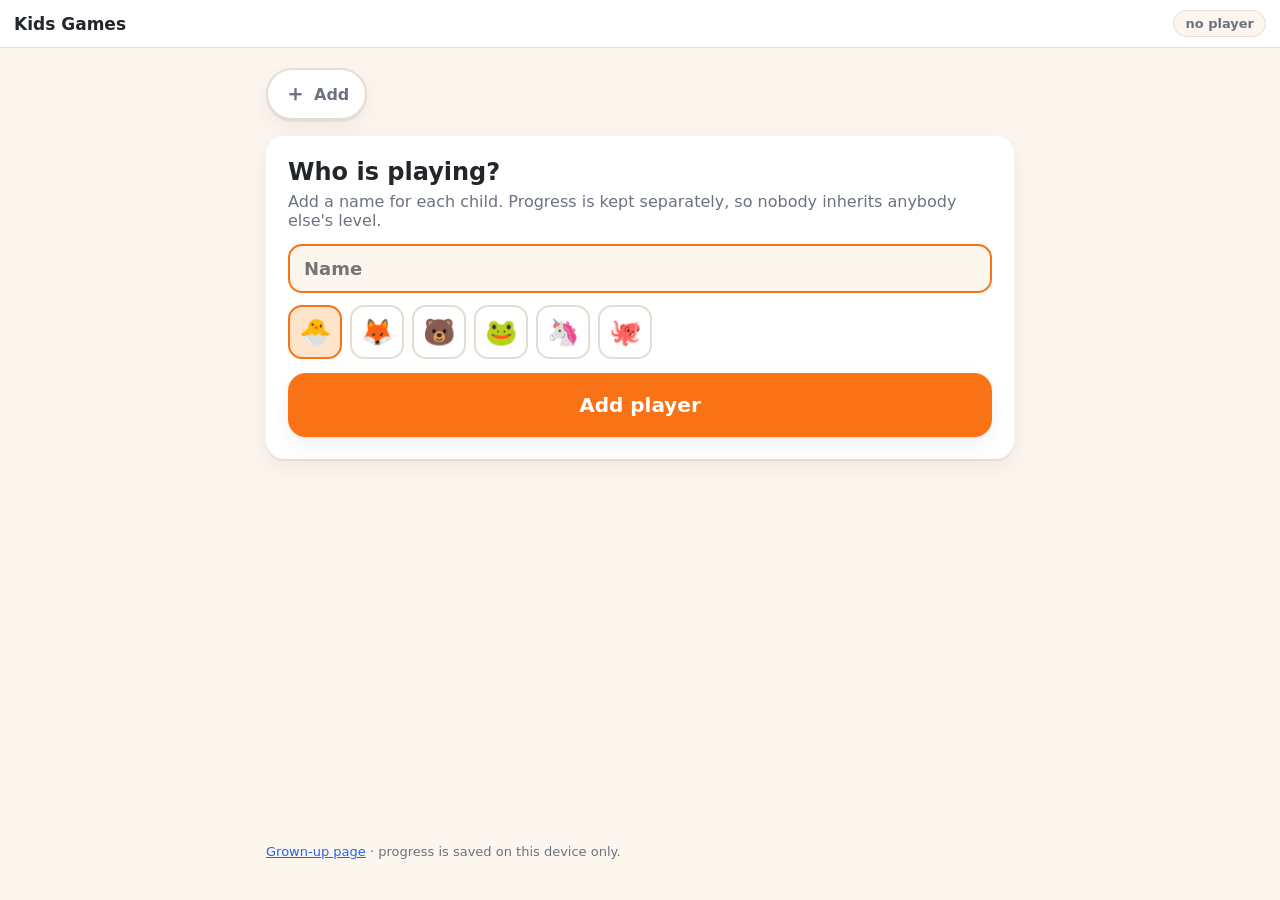
<file: index.html>
<!DOCTYPE html>
<html lang="en">
<head>
<meta charset="utf-8">
<meta name="viewport" content="width=device-width, initial-scale=1, viewport-fit=cover">
<meta name="theme-color" content="#fdf6ee">
<meta name="apple-mobile-web-app-capable" content="yes">
<meta name="apple-mobile-web-app-title" content="Kids Games">
<meta name="apple-mobile-web-app-status-bar-style" content="default">
<title>Kids Games</title>
<link rel="manifest" href="manifest.webmanifest">
<link rel="apple-touch-icon" href="icons/icon-180.png">
<link rel="icon" href="icons/icon-192.png">
<link rel="stylesheet" href="shared/style.css?v=7">
<style>
  .players { display: flex; gap: 10px; flex-wrap: wrap; margin: 4px 0 6px; }
  .player-chip {
    display: flex; align-items: center; gap: 8px;
    padding: 10px 16px; border-radius: 999px; min-height: 52px;
    background: var(--card); border: 2px solid var(--line);
    box-shadow: var(--shadow); font-weight: 800; font-size: 16px;
  }
  .player-chip .em { font-size: 22px; line-height: 1; }
  .player-chip.on { border-color: var(--accent); background: var(--accent-soft); }
  .player-chip.add { color: var(--ink-soft); }
  .name-row { display: flex; gap: 10px; margin: 12px 0; }
  .name-row input {
    flex: 1; font: inherit; font-size: 18px; font-weight: 700;
    padding: 12px 14px; border-radius: 14px;
    border: 2px solid var(--line); background: var(--bg); color: var(--ink);
  }
  .name-row input:focus { outline: none; border-color: var(--accent); }
  .emoji-row { display: flex; gap: 8px; flex-wrap: wrap; margin-bottom: 14px; }
  .emoji-pick {
    width: 54px; height: 54px; font-size: 26px; border-radius: 14px;
    background: var(--card); border: 2px solid var(--line); box-shadow: none;
  }
  .emoji-pick.on { border-color: var(--accent); background: var(--accent-soft); }
</style>
</head>
<body>
<div class="bar">
  <span class="title">Kids Games</span>
  <span class="badge" id="progressBadge">—</span>
</div>

<div class="wrap">
  <div class="players" id="players"></div>

  <div id="setup" class="card hidden" style="margin:10px 0 16px">
    <h2 id="setupTitle">Who is playing?</h2>
    <p id="setupSub">Add a name for each child. Progress is kept separately, so nobody inherits anybody else's level.</p>
    <div class="name-row">
      <input id="nameInput" type="text" maxlength="14" placeholder="Name" autocapitalize="words" autocomplete="off">
    </div>
    <div class="emoji-row" id="emojiRow"></div>
    <div style="display:flex;gap:10px">
      <button class="big-btn primary" id="addBtn" style="flex:1">Add player</button>
      <button class="big-btn ghost hidden" id="cancelBtn" style="font-size:16px">Cancel</button>
    </div>
  </div>

  <p id="pickNote" class="hidden" style="color:var(--ink-soft);font-size:15px;margin:12px 0 4px">
    Pick your name to start.
  </p>

  <p id="blurb" style="color:var(--ink-soft);font-size:15px;margin:14px 0 4px">
    Reading, spelling and numbers. No ads, no accounts, no timer.
  </p>

  <div class="hub-grid" id="grid">
    <a class="game-card" href="games/speak-build/index.html">
      <span class="emoji">🔤</span>
      <span class="name">Speak &amp; Build</span>
      <span class="sub">Hear a word, tap the letters. Spelling.</span>
    </a>

    <a class="game-card" href="games/sight-word-splat/index.html">
      <span class="emoji">👂</span>
      <span class="name">Sight Word Splat</span>
      <span class="sub">Find the word you hear.</span>
    </a>

    <a class="game-card" href="games/rhyme-swap/index.html">
      <span class="emoji">🎵</span>
      <span class="name">Rhyme &amp; Swap</span>
      <span class="sub">Cat to hat to bat. One letter at a time.</span>
    </a>

    <a class="game-card" href="games/ten-frame/index.html">
      <span class="emoji">🔟</span>
      <span class="name">Ten-Frame Fill</span>
      <span class="sub">How many more make ten, then twenty.</span>
    </a>

    <a class="game-card" href="games/fact-frenzy/index.html">
      <span class="emoji">➕</span>
      <span class="name">Fact Frenzy</span>
      <span class="sub">Add and subtract to 20. No clock.</span>
    </a>

    <a class="game-card" href="games/array-builder/index.html">
      <span class="emoji">▦</span>
      <span class="name">Array Builder</span>
      <span class="sub">See the times table as a grid of dots.</span>
    </a>

    <a class="game-card" href="games/number-line/index.html">
      <span class="emoji">📏</span>
      <span class="name">Number Line</span>
      <span class="sub">Hop back to take away. Up to 20.</span>
    </a>

    <a class="game-card" href="games/sentence-fill/index.html">
      <span class="emoji">📖</span>
      <span class="name">Finish the Sentence</span>
      <span class="sub">Read it, tap a word, choose the missing one.</span>
    </a>

    <a class="game-card" href="stickers.html" id="stickerCard">
      <span class="emoji">🏅</span>
      <span class="name">Stickers</span>
      <span class="sub" id="stickerSub">Your shelf</span>
    </a>
  </div>

  <p style="margin-top:auto;font-size:13px;color:var(--ink-soft);padding:12px 0">
    <a href="grown-up.html">Grown-up page</a> · progress is saved on this device only.
  </p>
</div>

<script src="shared/learn.js?v=5"></script>
<script src="shared/pwa.js?v=1"></script>
<script src="shared/stickers.js?v=1"></script>
<script>
(function () {
  'use strict';

  var EMOJI = ['🐣', '🦊', '🐻', '🐸', '🦄', '🐙'];
  var el = function (id) { return document.getElementById(id); };
  var picked = EMOJI[0];
  var adding = false;

  function active() { return Learn.activePlayer(); }

  function updateBadge() {
    var p = active();
    var b = el('progressBadge');
    if (!p) { b.textContent = 'no player'; return; }
    var decks = Learn.decks();
    var practiced = 0, mastered = 0;
    decks.forEach(function (d) {
      var s = Learn.stats(d, null);
      practiced += s.mastered + s.learning;
      mastered += s.mastered;
    });
    b.textContent = p.name + ' · ' + (practiced ? mastered + ' mastered' : 'new');
  }

  function updateStickers() {
    var sub = document.getElementById('stickerSub');
    if (!sub) return;
    if (!active()) { sub.textContent = 'Your shelf'; return; }
    var c = Stickers.count();
    sub.textContent = c.fresh
      ? c.fresh + ' new sticker' + (c.fresh > 1 ? 's' : '') + '!'
      : c.earned + ' of ' + c.total + ' earned';
  }

  function renderPlayers() {
    var host = el('players');
    var list = Learn.players();
    var current = active();
    host.innerHTML = '';

    list.forEach(function (p) {
      var b = document.createElement('button');
      b.className = 'player-chip' + (current && current.id === p.id ? ' on' : '');
      var em = document.createElement('span');
      em.className = 'em';
      em.textContent = p.emoji;
      var nm = document.createElement('span');
      nm.textContent = p.name;
      b.appendChild(em);
      b.appendChild(nm);
      b.addEventListener('click', function () {
        Learn.setActive(p.id);
        adding = false;
        render();
      });
      host.appendChild(b);
    });

    if (list.length < 6) {
      var add = document.createElement('button');
      add.className = 'player-chip add';
      var plus = document.createElement('span');
      plus.className = 'em';
      plus.textContent = '＋';
      var lbl = document.createElement('span');
      lbl.textContent = 'Add';
      add.appendChild(plus);
      add.appendChild(lbl);
      add.addEventListener('click', function () {
        adding = true;
        render();
      });
      host.appendChild(add);
    }
  }

  function renderEmoji() {
    var host = el('emojiRow');
    host.innerHTML = '';
    EMOJI.forEach(function (e) {
      var b = document.createElement('button');
      b.className = 'emoji-pick' + (e === picked ? ' on' : '');
      b.textContent = e;
      b.addEventListener('click', function () {
        picked = e;
        renderEmoji();
      });
      host.appendChild(b);
    });
  }

  function render() {
    var list = Learn.players();
    var current = active();

    renderPlayers();
    updateBadge();
    updateStickers();

    var showSetup = list.length === 0 || adding;
    el('setup').classList.toggle('hidden', !showSetup);
    el('setupTitle').textContent = list.length === 0 ? 'Who is playing?' : 'Add another player';
    el('cancelBtn').classList.toggle('hidden', list.length === 0);
    el('grid').classList.toggle('hidden', !current || adding);
    el('pickNote').classList.toggle('hidden', !!current || showSetup);
    el('blurb').classList.toggle('hidden', !current);

    if (showSetup) {
      renderEmoji();
      if (window.matchMedia && window.matchMedia('(hover: hover)').matches) {
        el('nameInput').focus();
      }
    }
  }

  el('addBtn').addEventListener('click', function () {
    var name = el('nameInput').value.trim();
    if (!name) { el('nameInput').focus(); return; }
    var id = Learn.addPlayer(name, picked);
    Learn.setActive(id);
    el('nameInput').value = '';
    picked = EMOJI[Learn.players().length % EMOJI.length];
    adding = false;
    render();
  });

  el('nameInput').addEventListener('keydown', function (e) {
    if (e.key === 'Enter') el('addBtn').click();
  });

  el('cancelBtn').addEventListener('click', function () {
    adding = false;
    render();
  });

  render();
})();
</script>
</body>
</html>
</file>
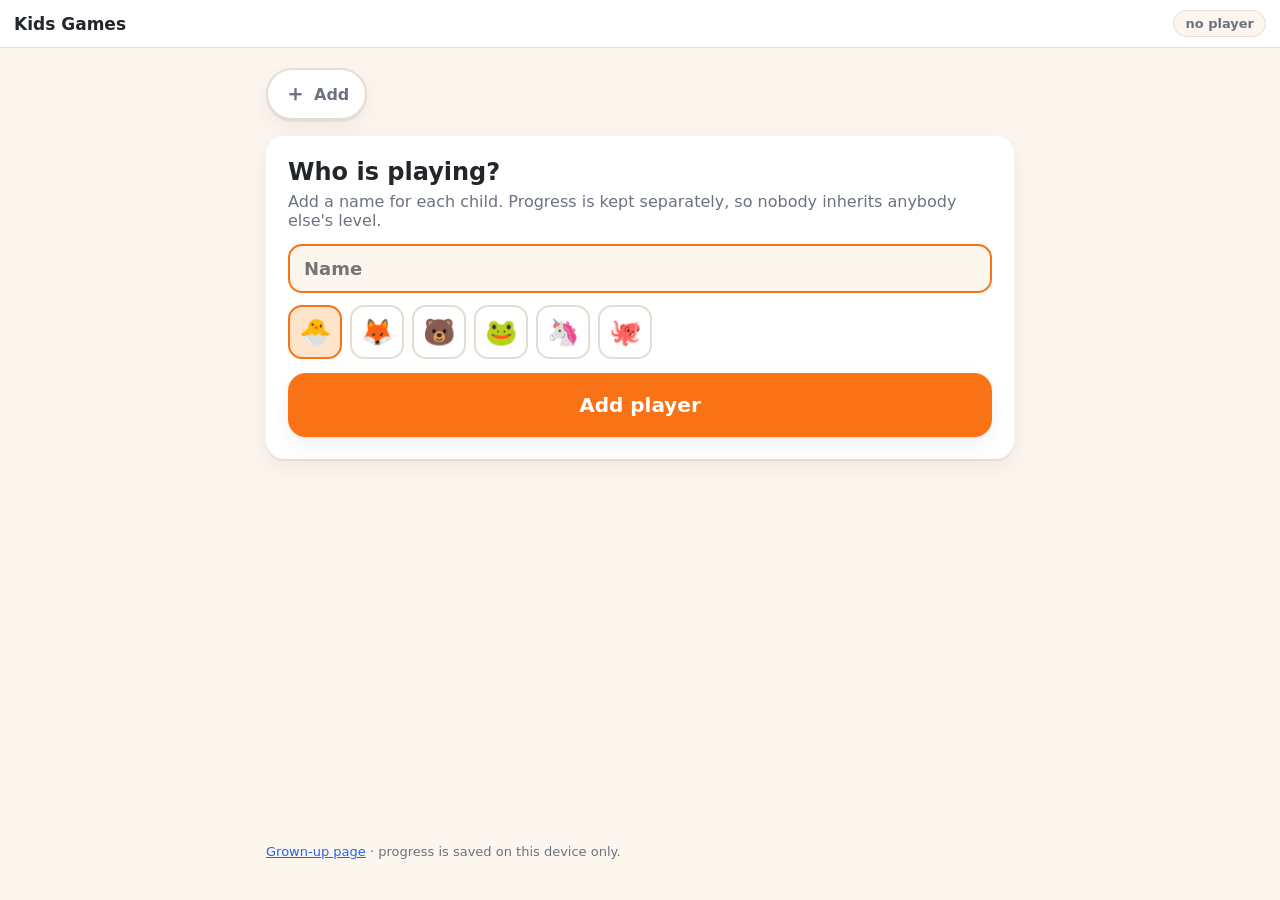
<file: games/array-builder/index.html>
<!DOCTYPE html>
<html lang="en">
<head>
<meta charset="utf-8">
<meta name="viewport" content="width=device-width, initial-scale=1, viewport-fit=cover">
<meta name="theme-color" content="#fdf6ee">
<link rel="manifest" href="../../manifest.webmanifest">
<link rel="apple-touch-icon" href="../../icons/icon-180.png">
<link rel="icon" href="../../icons/icon-192.png">
<meta name="apple-mobile-web-app-capable" content="yes">
<meta name="apple-mobile-web-app-title" content="Kids Games">
<meta name="apple-mobile-web-app-status-bar-style" content="default">
<title>Array Builder — see the times table</title>
<link rel="stylesheet" href="../../shared/style.css?v=7">
</head>
<body>

<div class="bar">
  <a class="back" href="../../index.html" aria-label="Back to games">‹</a>
  <span class="title">Array Builder</span>
  <span class="badge" id="levelBadge">2, 5, 10</span>
</div>

<div class="wrap">
  <div class="dots" id="dots"></div>

  <div id="gate" class="card" style="margin-top:24px;text-align:center">
    <h2>Times tables you can count</h2>
    <p>Each one is a grid of dots. Show the grid if you need to.</p>
    <button class="big-btn primary" id="startBtn" style="width:100%;margin-top:10px">Start</button>
  </div>

  <main id="game" class="hidden">
    <div class="equation" id="equation">4 × 3 = ?</div>

    <div class="array hidden" id="array"></div>

    <div class="feedback" id="feedback"></div>
    <div class="choices two" id="choices"></div>

    <div style="text-align:center;padding:12px 0">
      <button class="big-btn ghost" id="hintBtn" style="font-size:16px;padding:10px 18px;min-height:auto">
        Show the grid
      </button>
    </div>
  </main>

  <div id="summary" class="card hidden" style="margin-top:24px;text-align:center">
    <h2 id="sumTitle">Nice work</h2>
    <p id="sumSub"></p>
    <div class="stat-row">
      <div class="stat"><b id="sumRight">0</b><span>right</span></div>
      <div class="stat"><b id="sumNew">0</b><span>new</span></div>
      <div class="stat"><b id="sumMiss">0</b><span>to practice</span></div>
    </div>
    <button class="big-btn primary" id="againBtn" style="width:100%">Play again</button>
    <p style="margin-top:16px"><a href="../../index.html">Back to the games</a></p>
  </div>
</div>

<div class="toast" id="toast"></div>

<script src="../../shared/learn.js?v=5"></script>
<script src="../../shared/pwa.js?v=1"></script>
<script src="../../shared/speech.js?v=6"></script>
<script src="../../shared/decks.js?v=6"></script>
<script src="../../shared/confetti.js?v=8"></script>
<script src="../../shared/sound.js?v=2"></script>
<script>
(function () {
  'use strict';

  // no child selected: send them to the picker rather than silently writing
  // one kid's answers into another kid's progress
  if (!Learn.activePlayer()) { location.replace('../../index.html'); return; }

  var DECK = 'arrays';
  var LIMIT = 12;
  var MAX_LEVEL = Decks.arrays.maxLevel;
  var LEVEL_NAMES = ['', '2, 5, 10', '3 and 4', '6 and 7', '8 and 9'];

  var el = function (id) { return document.getElementById(id); };
  var state = {
    session: null,
    item: null,
    q: null,
    locked: true,
    levelMoves: 0,
    retry: [],
    recent: []
  };

  function toast(msg) {
    var t = el('toast');
    t.textContent = msg;
    t.classList.add('show');
    clearTimeout(t._timer);
    t._timer = setTimeout(function () { t.classList.remove('show'); }, 1600);
  }

  function shuffle(a) {
    for (var i = a.length - 1; i > 0; i--) {
      var j = Math.floor(Math.random() * (i + 1));
      var t = a[i]; a[i] = a[j]; a[j] = t;
    }
    return a;
  }

  function renderDots() {
    var box = el('dots');
    box.innerHTML = '';
    for (var i = 0; i < LIMIT; i++) {
      var d = document.createElement('i');
      var r = state.session && state.session.results ? state.session.results[i] : null;
      if (r === true) d.className = 'good';
      else if (r === false) d.className = 'bad';
      box.appendChild(d);
    }
  }

  function updateBadge() {
    el('levelBadge').textContent = LEVEL_NAMES[Learn.level(DECK)] || '2, 5, 10';
  }

  function nextItem() {
    var pool = Decks.arrays.pool(Learn.level(DECK));
    var id;

    if (state.retry.length) {
      id = state.retry.shift();
    } else {
      id = Learn.pick(DECK, pool, state.recent.slice(-3));
    }
    if (!id) id = pool[0];

    var q = Decks.arrays.parse(id);
    state.item = id;
    state.q = q;
    state.locked = false;

    state.recent.push(id);
    if (state.recent.length > 5) state.recent.shift();

    el('equation').textContent = q.text;
    el('feedback').textContent = '';
    el('feedback').className = 'feedback';
    el('array').classList.add('hidden');
    el('array').innerHTML = '';
    el('hintBtn').disabled = false;

    drawChoices(q);
    updateBadge();
  }

  // Wrong answers people actually give: adding instead of multiplying, or
  // slipping one row/column.
  function choiceSet(q, level) {
    var max = level >= 3 ? 100 : 50;
    var pool = [q.answer + q.rows, q.answer - q.rows, q.answer + q.cols,
      q.answer - q.cols, q.rows + q.cols, q.answer + 1, q.answer - 1];
    var out = [q.answer];
    shuffle(pool).forEach(function (n) {
      if (out.length < 4 && n >= 0 && n <= max && out.indexOf(n) === -1) out.push(n);
    });
    return shuffle(out);
  }

  function drawChoices(q) {
    var host = el('choices');
    host.innerHTML = '';
    choiceSet(q, Learn.level(DECK)).forEach(function (n) {
      var b = document.createElement('button');
      b.className = 'choice';
      b.textContent = n;
      b.addEventListener('click', function () { answerWith(b, n); });
      host.appendChild(b);
    });
  }

  // rows of `cols` dots: the times table as area
  function drawArray(q) {
    var host = el('array');
    host.innerHTML = '';
    host.classList.remove('hidden');
    for (var r = 0; r < q.rows; r++) {
      var row = document.createElement('div');
      row.className = 'arr-row';
      for (var c = 0; c < q.cols; c++) {
        var d = document.createElement('i');
        d.className = 'arr-dot';
        row.appendChild(d);
      }
      host.appendChild(row);
    }
  }

  function answerWith(btn, n) {
    if (state.locked || !state.item) return;
    state.locked = true;

    var q = state.q;
    var right = (n === q.answer);
    var wasNew = Learn.get(DECK, state.item).seen === 0;

    Learn.record(DECK, state.item, right);
    var move = Learn.adapt(DECK, right, MAX_LEVEL, {
      allowUp: state.levelMoves === 0,
      allowDown: state.levelMoves === 0
    });
    if (move.changed) state.levelMoves += 1;
    state.session.track(state.item, right, wasNew);

    if (right) {
      btn.classList.add('good', 'pop');
      showAnswer(q);
      drawArray(q);
      el('feedback').textContent = q.rows + ' rows of ' + q.cols + ' is ' + q.answer;
      el('feedback').className = 'feedback good';
      Sound.fanfare();
      Confetti.rain(95);
      if (move.changed > 0) toast('Now: ' + (LEVEL_NAMES[move.level] || ''));
    } else {
      btn.classList.add('bad');
      Array.prototype.forEach.call(el('choices').children, function (b) {
        if (+b.textContent === q.answer) b.classList.add('good');
      });
      showAnswer(q);
      drawArray(q);
      el('feedback').textContent = 'It is ' + q.answer + '. ' + q.rows + ' rows of ' + q.cols;
      el('feedback').className = 'feedback bad';
      if (state.retry.indexOf(state.item) === -1) state.retry.push(state.item);
      if (move.changed < 0) toast('Back to ' + (LEVEL_NAMES[move.level] || ''));
    }

    Array.prototype.forEach.call(el('choices').children, function (b) { b.disabled = true; });
    renderDots();
    setTimeout(finishTurn, right ? 1700 : 2600);
  }

  function showAnswer(q) {
    el('equation').textContent = q.text.replace('?', q.answer);
  }

  function finishTurn() {
    if (state.session.done()) { showSummary(); return; }
    nextItem();
  }

  function showSummary() {
    var s = state.session;
    el('game').classList.add('hidden');
    el('dots').classList.add('hidden');
    el('summary').classList.remove('hidden');

    var pct = s.answered ? Math.round((s.correct / s.answered) * 100) : 0;
    el('sumTitle').textContent = pct >= 80 ? 'Excellent' : pct >= 50 ? 'Good work' : 'Good try';
    el('sumSub').textContent = s.missed.length
      ? s.missed.length + ' to practice again'
      : 'Every one right. Well done.';
    el('sumRight').textContent = s.correct;
    el('sumNew').textContent = s.newItems.length;
    el('sumMiss').textContent = s.missed.length;
  }

  function startSession() {
    state.session = new Learn.Session({ limit: LIMIT });
    state.session.results = [];
    state.retry = [];
    state.recent = [];
    state.levelMoves = 0;

    var track = state.session.track.bind(state.session);
    state.session.track = function (item, correct, wasNew) {
      state.session.results[state.session.answered] = correct;
      track(item, correct, wasNew);
    };

    el('gate').classList.add('hidden');
    el('summary').classList.add('hidden');
    el('game').classList.remove('hidden');
    el('dots').classList.remove('hidden');
    renderDots();
    nextItem();
  }

  el('startBtn').addEventListener('click', function () {
    Speak.unlock();
    Sound.unlock();
    startSession();
  });

  el('againBtn').addEventListener('click', function () {
    Speak.unlock();
    Sound.unlock();
    startSession();
  });

  el('hintBtn').addEventListener('click', function () {
    if (state.locked || !state.q) return;
    el('hintBtn').disabled = true;
    drawArray(state.q);
  });

  renderDots();
  updateBadge();
})();
</script>
</body>
</html>
</file>
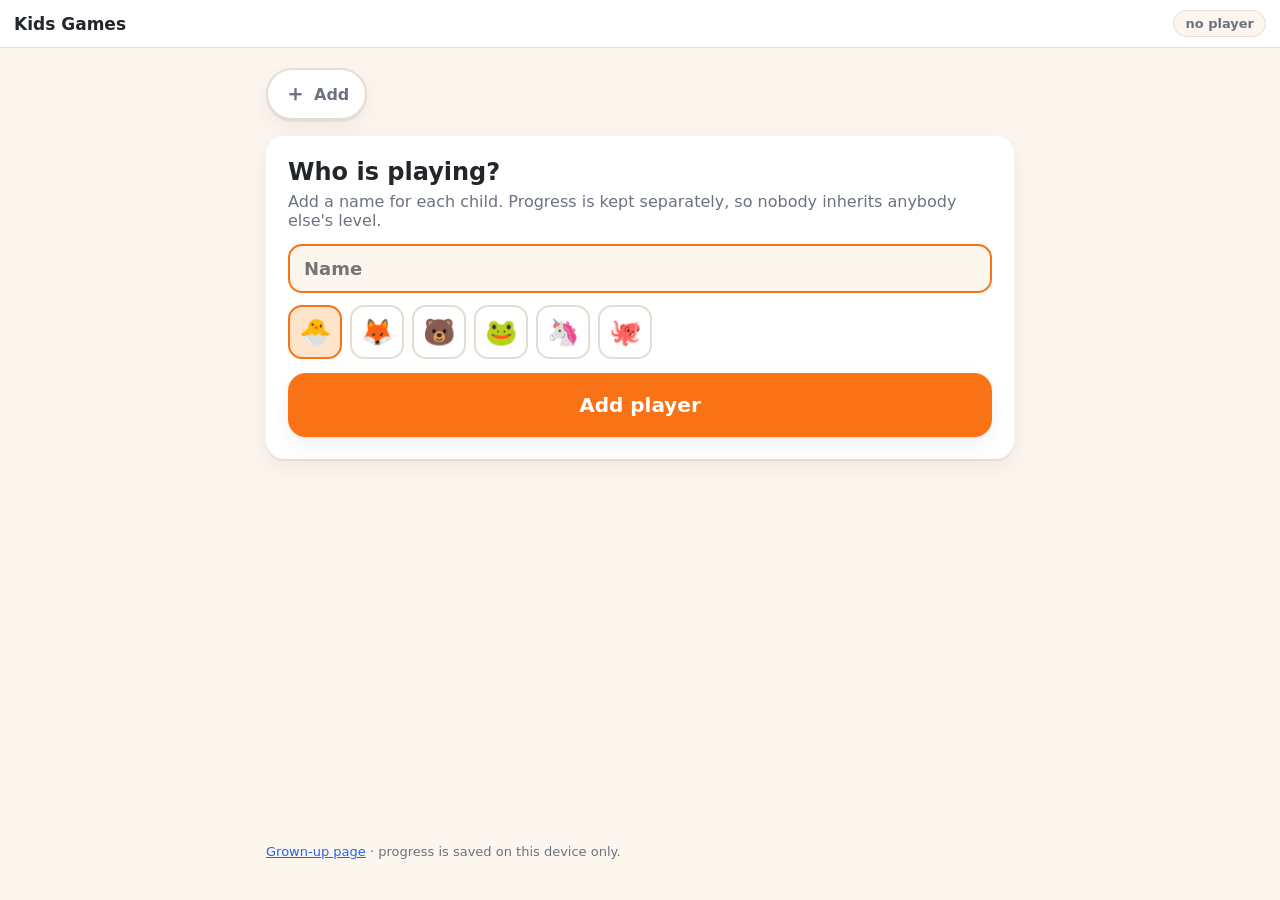
<file: games/fact-frenzy/index.html>
<!DOCTYPE html>
<html lang="en">
<head>
<meta charset="utf-8">
<meta name="viewport" content="width=device-width, initial-scale=1, viewport-fit=cover">
<meta name="theme-color" content="#fdf6ee">
<link rel="manifest" href="../../manifest.webmanifest">
<link rel="apple-touch-icon" href="../../icons/icon-180.png">
<link rel="icon" href="../../icons/icon-192.png">
<meta name="apple-mobile-web-app-capable" content="yes">
<meta name="apple-mobile-web-app-title" content="Kids Games">
<meta name="apple-mobile-web-app-status-bar-style" content="default">
<title>Fact Frenzy — add and subtract</title>
<link rel="stylesheet" href="../../shared/style.css?v=7">
</head>
<body>

<div class="bar">
  <a class="back" href="../../index.html" aria-label="Back to games">‹</a>
  <span class="title">Fact Frenzy</span>
  <span class="badge" id="levelBadge">Add to 5</span>
</div>

<div class="wrap">
  <div class="dots" id="dots"></div>

  <div id="gate" class="card" style="margin-top:24px;text-align:center">
    <h2>Add and take away</h2>
    <p>No clock. Take as long as you need.</p>
    <button class="big-btn primary" id="startBtn" style="width:100%;margin-top:10px">Start</button>
  </div>

  <main id="game" class="hidden">
    <div class="equation" id="equation">6 + 9 = ?</div>

    <div class="counters hidden" id="counters"></div>

    <div class="feedback" id="feedback"></div>
    <div class="choices two" id="choices"></div>

    <div style="text-align:center;padding:12px 0">
      <button class="big-btn ghost" id="hintBtn" style="font-size:16px;padding:10px 18px;min-height:auto">
        Show counters
      </button>
    </div>
  </main>

  <div id="summary" class="card hidden" style="margin-top:24px;text-align:center">
    <h2 id="sumTitle">Nice work</h2>
    <p id="sumSub"></p>
    <div class="stat-row">
      <div class="stat"><b id="sumRight">0</b><span>right</span></div>
      <div class="stat"><b id="sumNew">0</b><span>new</span></div>
      <div class="stat"><b id="sumMiss">0</b><span>to practice</span></div>
    </div>
    <button class="big-btn primary" id="againBtn" style="width:100%">Play again</button>
    <p style="margin-top:16px"><a href="../../index.html">Back to the games</a></p>
  </div>
</div>

<div class="toast" id="toast"></div>

<script src="../../shared/learn.js?v=5"></script>
<script src="../../shared/pwa.js?v=1"></script>
<script src="../../shared/speech.js?v=6"></script>
<script src="../../shared/decks.js?v=6"></script>
<script src="../../shared/confetti.js?v=8"></script>
<script src="../../shared/sound.js?v=2"></script>
<script>
(function () {
  'use strict';

  // no child selected: send them to the picker rather than silently writing
  // one kid's answers into another kid's progress
  if (!Learn.activePlayer()) { location.replace('../../index.html'); return; }

  var DECK = 'facts';
  var LIMIT = 12;
  var MAX_LEVEL = Decks.facts.maxLevel;
  var LEVEL_NAMES = ['', 'Add to 5', 'Add to 10', 'Take away', 'To 20', 'Missing number'];

  var el = function (id) { return document.getElementById(id); };
  var state = {
    session: null,
    item: null,
    q: null,
    locked: true,
    levelMoves: 0,
    retry: [],
    recent: []
  };

  function toast(msg) {
    var t = el('toast');
    t.textContent = msg;
    t.classList.add('show');
    clearTimeout(t._timer);
    t._timer = setTimeout(function () { t.classList.remove('show'); }, 1600);
  }

  function shuffle(a) {
    for (var i = a.length - 1; i > 0; i--) {
      var j = Math.floor(Math.random() * (i + 1));
      var t = a[i]; a[i] = a[j]; a[j] = t;
    }
    return a;
  }

  function renderDots() {
    var box = el('dots');
    box.innerHTML = '';
    for (var i = 0; i < LIMIT; i++) {
      var d = document.createElement('i');
      var r = state.session && state.session.results ? state.session.results[i] : null;
      if (r === true) d.className = 'good';
      else if (r === false) d.className = 'bad';
      box.appendChild(d);
    }
  }

  function updateBadge() {
    el('levelBadge').textContent = LEVEL_NAMES[Learn.level(DECK)] || 'Add to 5';
  }

  // ---- one question -------------------------------------------------------
  function nextItem() {
    var level = Learn.level(DECK);
    var pool = Decks.facts.pool(level);
    var id;

    if (state.retry.length) {
      id = state.retry.shift();
    } else {
      id = Learn.pick(DECK, pool, state.recent.slice(-3));
    }
    if (!id) id = pool[0];

    var q = Decks.facts.parse(id);
    state.item = id;
    state.q = q;
    state.locked = false;

    state.recent.push(id);
    if (state.recent.length > 5) state.recent.shift();

    el('equation').textContent = q.text;
    el('feedback').textContent = '';
    el('feedback').className = 'feedback';
    el('counters').classList.add('hidden');
    el('counters').innerHTML = '';
    el('hintBtn').disabled = false;
    el('hintBtn').classList.toggle('hidden', q.kind === 'missing');

    drawChoices(q);
    updateBadge();
  }

  // Three plausible wrong answers: near misses, plus an off-by-ten that only
  // appears once the numbers are big enough for it to be a real mistake.
  function choiceSet(answer, level) {
    var max = level >= 4 ? 20 : 12;
    var pool = [answer + 1, answer - 1, answer + 2, answer - 2, answer + 3, answer + 10, answer - 10];
    var out = [answer];
    shuffle(pool).forEach(function (n) {
      if (out.length < 4 && n >= 0 && n <= max && out.indexOf(n) === -1) out.push(n);
    });
    return shuffle(out);
  }

  function drawChoices(q) {
    var host = el('choices');
    host.innerHTML = '';
    choiceSet(q.answer, Learn.level(DECK)).forEach(function (n) {
      var b = document.createElement('button');
      b.className = 'choice';
      b.textContent = n;
      b.addEventListener('click', function () { answerWith(b, n); });
      host.appendChild(b);
    });
  }

  function drawCounters(q) {
    var host = el('counters');
    host.innerHTML = '';
    host.classList.remove('hidden');

    function row(count, cls) {
      var g = document.createElement('div');
      g.className = 'dots-row';
      for (var i = 0; i < count; i++) {
        var p = document.createElement('i');
        p.className = 'pip' + (cls ? ' ' + cls : '');
        g.appendChild(p);
      }
      return g;
    }

    if (q.kind === 'add') {
      host.appendChild(row(q.a, ''));
      host.appendChild(row(q.b, 'accent'));
    } else {
      // subtraction: the ones being taken away are faded, not hidden
      var g = document.createElement('div');
      g.className = 'dots-row';
      for (var i = 0; i < q.a; i++) {
        var p = document.createElement('i');
        p.className = 'pip' + (i >= q.a - q.b ? ' gone' : '');
        g.appendChild(p);
      }
      host.appendChild(g);
    }
  }

  // ---- scoring ------------------------------------------------------------
  function answerWith(btn, n) {
    if (state.locked || !state.item) return;
    state.locked = true;

    var q = state.q;
    var right = (n === q.answer);
    var wasNew = Learn.get(DECK, state.item).seen === 0;

    Learn.record(DECK, state.item, right);
    var move = Learn.adapt(DECK, right, MAX_LEVEL, {
      allowUp: state.levelMoves === 0,
      allowDown: state.levelMoves === 0
    });
    if (move.changed) state.levelMoves += 1;
    state.session.track(state.item, right, wasNew);

    if (right) {
      btn.classList.add('good', 'pop');
      el('equation').textContent = q.text.replace('?', q.answer);
      el('feedback').textContent = 'Yes!';
      el('feedback').className = 'feedback good';
      Sound.fanfare();
      Confetti.rain(95);
      if (move.changed > 0) toast('Now: ' + (LEVEL_NAMES[move.level] || ''));
    } else {
      btn.classList.add('bad');
      Array.prototype.forEach.call(el('choices').children, function (b) {
        if (+b.textContent === q.answer) b.classList.add('good');
        b.disabled = true;
      });
      el('equation').textContent = q.text.replace('?', q.answer);
      el('feedback').textContent = 'It is ' + q.answer;
      el('feedback').className = 'feedback bad';
      if (state.retry.indexOf(state.item) === -1) state.retry.push(state.item);
      if (move.changed < 0) toast('Back to ' + (LEVEL_NAMES[move.level] || ''));
    }

    Array.prototype.forEach.call(el('choices').children, function (b) { b.disabled = true; });
    renderDots();
    setTimeout(finishTurn, right ? 1500 : 2400);
  }

  function finishTurn() {
    if (state.session.done()) { showSummary(); return; }
    nextItem();
  }

  // ---- session ------------------------------------------------------------
  function showSummary() {
    var s = state.session;
    el('game').classList.add('hidden');
    el('dots').classList.add('hidden');
    el('summary').classList.remove('hidden');

    var pct = s.answered ? Math.round((s.correct / s.answered) * 100) : 0;
    el('sumTitle').textContent = pct >= 80 ? 'Excellent' : pct >= 50 ? 'Good work' : 'Good try';
    el('sumSub').textContent = s.missed.length
      ? s.missed.length + ' to practice again'
      : 'Every one right. Well done.';
    el('sumRight').textContent = s.correct;
    el('sumNew').textContent = s.newItems.length;
    el('sumMiss').textContent = s.missed.length;
  }

  function startSession() {
    state.session = new Learn.Session({ limit: LIMIT });
    state.session.results = [];
    state.retry = [];
    state.recent = [];
    state.levelMoves = 0;

    var track = state.session.track.bind(state.session);
    state.session.track = function (item, correct, wasNew) {
      state.session.results[state.session.answered] = correct;
      track(item, correct, wasNew);
    };

    el('gate').classList.add('hidden');
    el('summary').classList.add('hidden');
    el('game').classList.remove('hidden');
    el('dots').classList.remove('hidden');
    renderDots();
    nextItem();
  }

  // ---- wiring -------------------------------------------------------------
  el('startBtn').addEventListener('click', function () {
    Speak.unlock();
    Sound.unlock();
    startSession();
  });

  el('againBtn').addEventListener('click', function () {
    Speak.unlock();
    Sound.unlock();
    startSession();
  });

  el('hintBtn').addEventListener('click', function () {
    if (state.locked || !state.q) return;
    el('hintBtn').disabled = true;
    drawCounters(state.q);
  });

  renderDots();
  updateBadge();
})();
</script>
</body>
</html>
</file>
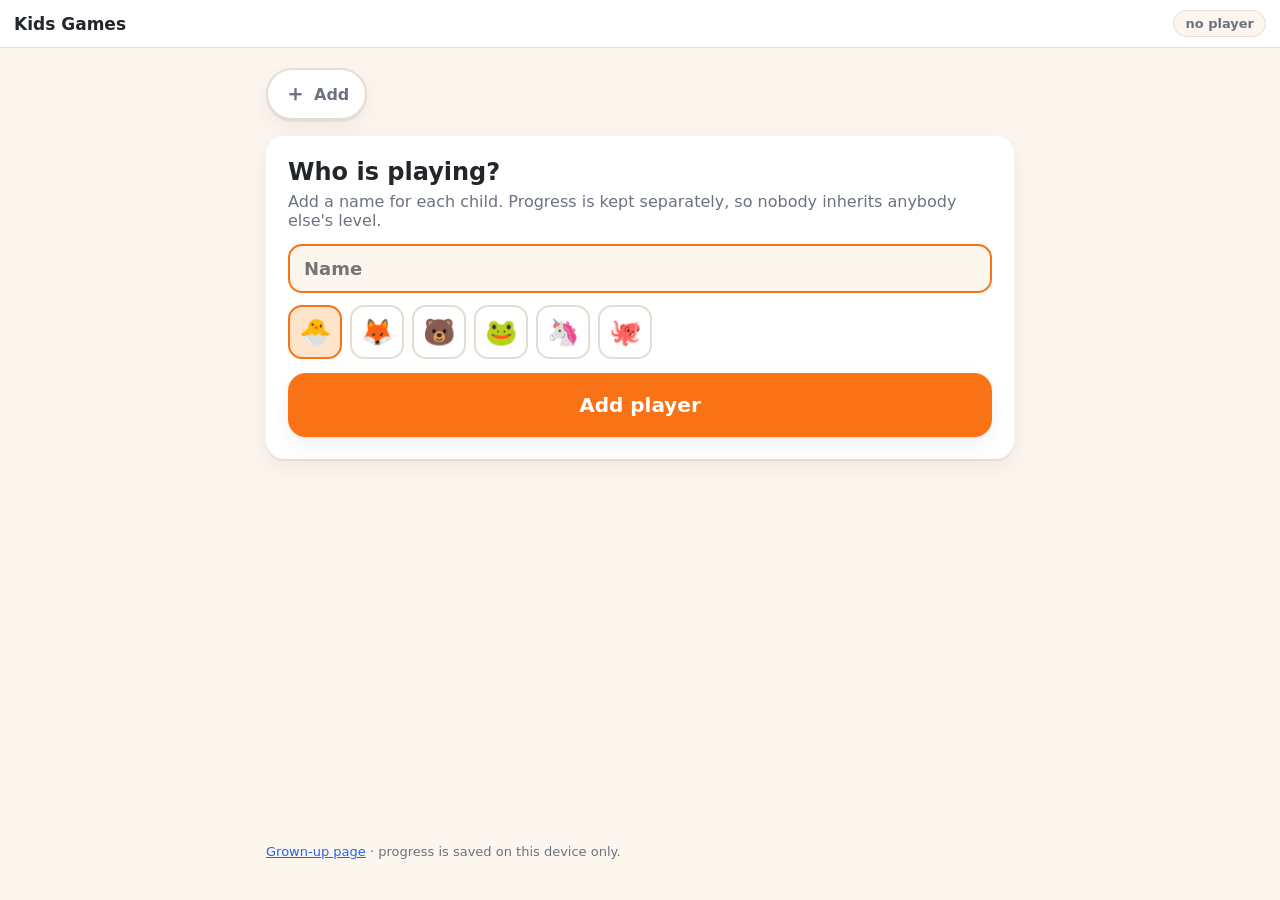
<file: games/number-line/index.html>
<!DOCTYPE html>
<html lang="en">
<head>
<meta charset="utf-8">
<meta name="viewport" content="width=device-width, initial-scale=1, viewport-fit=cover">
<meta name="theme-color" content="#fdf6ee">
<link rel="manifest" href="../../manifest.webmanifest">
<link rel="apple-touch-icon" href="../../icons/icon-180.png">
<link rel="icon" href="../../icons/icon-192.png">
<meta name="apple-mobile-web-app-capable" content="yes">
<meta name="apple-mobile-web-app-title" content="Kids Games">
<meta name="apple-mobile-web-app-status-bar-style" content="default">
<title>Number Line — hop back to take away</title>
<link rel="stylesheet" href="../../shared/style.css?v=7">
</head>
<body>

<div class="bar">
  <a class="back" href="../../index.html" aria-label="Back to games">‹</a>
  <span class="title">Number Line</span>
  <span class="badge" id="levelBadge">To 10</span>
</div>

<div class="wrap">
  <div class="dots" id="dots"></div>

  <div id="gate" class="card" style="margin-top:24px;text-align:center">
    <h2>Hop back along the line</h2>
    <p>Start where the first number is, then count back.</p>
    <button class="big-btn primary" id="startBtn" style="width:100%;margin-top:10px">Start</button>
  </div>

  <main id="game" class="hidden">
    <div class="equation" id="equation">12 − 5 = ?</div>

    <div class="line" id="line"></div>

    <div class="feedback" id="feedback"></div>
    <div class="choices two" id="choices"></div>
  </main>

  <div id="summary" class="card hidden" style="margin-top:24px;text-align:center">
    <h2 id="sumTitle">Nice work</h2>
    <p id="sumSub"></p>
    <div class="stat-row">
      <div class="stat"><b id="sumRight">0</b><span>right</span></div>
      <div class="stat"><b id="sumNew">0</b><span>new</span></div>
      <div class="stat"><b id="sumMiss">0</b><span>to practice</span></div>
    </div>
    <button class="big-btn primary" id="againBtn" style="width:100%">Play again</button>
    <p style="margin-top:16px"><a href="../../index.html">Back to the games</a></p>
  </div>
</div>

<div class="toast" id="toast"></div>

<script src="../../shared/learn.js?v=5"></script>
<script src="../../shared/pwa.js?v=1"></script>
<script src="../../shared/speech.js?v=6"></script>
<script src="../../shared/decks.js?v=6"></script>
<script src="../../shared/confetti.js?v=8"></script>
<script src="../../shared/sound.js?v=2"></script>
<script>
(function () {
  'use strict';

  // no child selected: send them to the picker rather than silently writing
  // one kid's answers into another kid's progress
  if (!Learn.activePlayer()) { location.replace('../../index.html'); return; }

  var DECK = 'numberline';
  var LIMIT = 12;
  var MAX_LEVEL = Decks.numberline.maxLevel;
  var MAX = 20;
  var LEVEL_NAMES = ['', 'To 10', 'To 20', 'Both ways'];

  var el = function (id) { return document.getElementById(id); };
  var state = {
    session: null,
    item: null,
    q: null,
    locked: true,
    levelMoves: 0,
    retry: [],
    recent: []
  };

  function toast(msg) {
    var t = el('toast');
    t.textContent = msg;
    t.classList.add('show');
    clearTimeout(t._timer);
    t._timer = setTimeout(function () { t.classList.remove('show'); }, 1600);
  }

  function shuffle(a) {
    for (var i = a.length - 1; i > 0; i--) {
      var j = Math.floor(Math.random() * (i + 1));
      var t = a[i]; a[i] = a[j]; a[j] = t;
    }
    return a;
  }

  function renderDots() {
    var box = el('dots');
    box.innerHTML = '';
    for (var i = 0; i < LIMIT; i++) {
      var d = document.createElement('i');
      var r = state.session && state.session.results ? state.session.results[i] : null;
      if (r === true) d.className = 'good';
      else if (r === false) d.className = 'bad';
      box.appendChild(d);
    }
  }

  function updateBadge() {
    el('levelBadge').textContent = LEVEL_NAMES[Learn.level(DECK)] || 'To 10';
  }

  function nextItem() {
    var pool = Decks.numberline.pool(Learn.level(DECK));
    var id;

    if (state.retry.length) {
      id = state.retry.shift();
    } else {
      id = Learn.pick(DECK, pool, state.recent.slice(-3));
    }
    if (!id) id = pool[0];

    var q = Decks.numberline.parse(id);
    state.item = id;
    state.q = q;
    state.locked = false;

    state.recent.push(id);
    if (state.recent.length > 5) state.recent.shift();

    el('equation').textContent = q.text;
    el('feedback').textContent = '';
    el('feedback').className = 'feedback';

    drawLine(q.a, null, null);
    drawChoices(q);
    updateBadge();
  }

  // A fixed 0..20 line so the same trip always looks the same length.
  function drawLine(start, end, travelled) {
    var host = el('line');
    host.innerHTML = '';

    for (var n = 0; n <= MAX; n++) {
      var t = document.createElement('div');
      t.className = 'tick';
      if (n % 5 === 0) t.classList.add('lab');
      if (n === start) t.classList.add('start');
      if (travelled && n >= Math.min(start, end) && n <= Math.max(start, end)) t.classList.add('on');
      if (travelled && n === end) t.classList.add('end');

      var dot = document.createElement('i');
      t.appendChild(dot);
      var num = document.createElement('span');
      // multiples of five normally, plus wherever the trip starts and ends:
      // a child should be able to read the two numbers that matter
      num.textContent = (n % 5 === 0 || n === start || (travelled && n === end)) ? n : '';
      t.appendChild(num);
      host.appendChild(t);
    }
  }

  function choiceSet(q, level) {
    var max = level >= 2 ? 20 : 10;
    var pool = [q.answer + 1, q.answer - 1, q.answer + 2, q.answer - 2, q.b - 1, q.a + 1];
    var out = [q.answer];
    shuffle(pool).forEach(function (n) {
      if (out.length < 4 && n >= 0 && n <= max && out.indexOf(n) === -1) out.push(n);
    });
    return shuffle(out);
  }

  function drawChoices(q) {
    var host = el('choices');
    host.innerHTML = '';
    choiceSet(q, Learn.level(DECK)).forEach(function (n) {
      var b = document.createElement('button');
      b.className = 'choice';
      b.textContent = n;
      b.addEventListener('click', function () { answerWith(b, n); });
      host.appendChild(b);
    });
  }

  function answerWith(btn, n) {
    if (state.locked || !state.item) return;
    state.locked = true;

    var q = state.q;
    var right = (n === q.answer);
    var wasNew = Learn.get(DECK, state.item).seen === 0;

    Learn.record(DECK, state.item, right);
    var move = Learn.adapt(DECK, right, MAX_LEVEL, {
      allowUp: state.levelMoves === 0,
      allowDown: state.levelMoves === 0
    });
    if (move.changed) state.levelMoves += 1;
    state.session.track(state.item, right, wasNew);

    if (right) {
      btn.classList.add('good', 'pop');
      drawLine(q.a, q.answer, true);
      el('equation').textContent = q.text.replace('?', q.answer);
      el('feedback').textContent = q.kind === 'sub'
        ? q.b + ' back from ' + q.a + ' is ' + q.answer
        : q.b + ' on from ' + q.a + ' is ' + q.answer;
      el('feedback').className = 'feedback good';
      Sound.fanfare();
      Confetti.rain(95);
      if (move.changed > 0) toast('Now: ' + (LEVEL_NAMES[move.level] || ''));
    } else {
      btn.classList.add('bad');
      Array.prototype.forEach.call(el('choices').children, function (b) {
        if (+b.textContent === q.answer) b.classList.add('good');
      });
      drawLine(q.a, q.answer, true);
      el('equation').textContent = q.text.replace('?', q.answer);
      el('feedback').textContent = 'It is ' + q.answer + '. Start at ' + q.a + ' and count ' +
        (q.kind === 'sub' ? 'back ' : 'forward ') + q.b;
      el('feedback').className = 'feedback bad';
      if (state.retry.indexOf(state.item) === -1) state.retry.push(state.item);
      if (move.changed < 0) toast('Back to ' + (LEVEL_NAMES[move.level] || ''));
    }

    Array.prototype.forEach.call(el('choices').children, function (b) { b.disabled = true; });
    renderDots();
    setTimeout(finishTurn, right ? 1700 : 2700);
  }

  function finishTurn() {
    if (state.session.done()) { showSummary(); return; }
    nextItem();
  }

  function showSummary() {
    var s = state.session;
    el('game').classList.add('hidden');
    el('dots').classList.add('hidden');
    el('summary').classList.remove('hidden');

    var pct = s.answered ? Math.round((s.correct / s.answered) * 100) : 0;
    el('sumTitle').textContent = pct >= 80 ? 'Excellent' : pct >= 50 ? 'Good work' : 'Good try';
    el('sumSub').textContent = s.missed.length
      ? s.missed.length + ' to practice again'
      : 'Every one right. Well done.';
    el('sumRight').textContent = s.correct;
    el('sumNew').textContent = s.newItems.length;
    el('sumMiss').textContent = s.missed.length;
  }

  function startSession() {
    state.session = new Learn.Session({ limit: LIMIT });
    state.session.results = [];
    state.retry = [];
    state.recent = [];
    state.levelMoves = 0;

    var track = state.session.track.bind(state.session);
    state.session.track = function (item, correct, wasNew) {
      state.session.results[state.session.answered] = correct;
      track(item, correct, wasNew);
    };

    el('gate').classList.add('hidden');
    el('summary').classList.add('hidden');
    el('game').classList.remove('hidden');
    el('dots').classList.remove('hidden');
    renderDots();
    nextItem();
  }

  el('startBtn').addEventListener('click', function () {
    Speak.unlock();
    Sound.unlock();
    startSession();
  });

  el('againBtn').addEventListener('click', function () {
    Speak.unlock();
    Sound.unlock();
    startSession();
  });

  renderDots();
  updateBadge();
})();
</script>
</body>
</html>
</file>
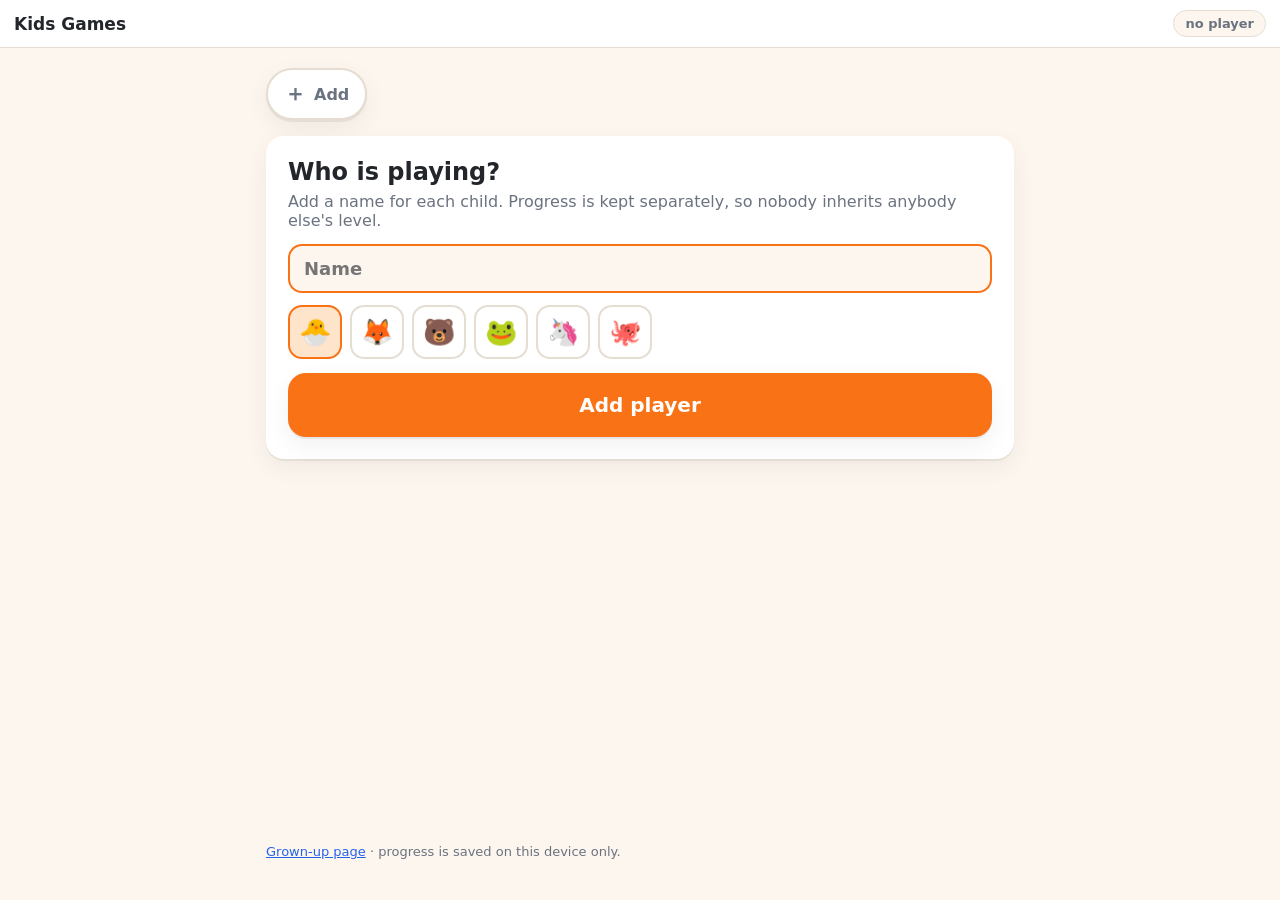
<file: games/rhyme-swap/index.html>
<!DOCTYPE html>
<html lang="en">
<head>
<meta charset="utf-8">
<meta name="viewport" content="width=device-width, initial-scale=1, viewport-fit=cover">
<meta name="theme-color" content="#fdf6ee">
<link rel="manifest" href="../../manifest.webmanifest">
<link rel="apple-touch-icon" href="../../icons/icon-180.png">
<link rel="icon" href="../../icons/icon-192.png">
<meta name="apple-mobile-web-app-capable" content="yes">
<meta name="apple-mobile-web-app-title" content="Kids Games">
<meta name="apple-mobile-web-app-status-bar-style" content="default">
<title>Rhyme &amp; Swap — change one letter</title>
<link rel="stylesheet" href="../../shared/style.css?v=7">
</head>
<body>

<div class="bar">
  <a class="back" href="../../index.html" aria-label="Back to games">‹</a>
  <span class="title">Rhyme &amp; Swap</span>
  <span class="badge" id="levelBadge">Set 1</span>
</div>

<div class="wrap">
  <div class="dots" id="dots"></div>

  <div id="gate" class="card" style="margin-top:24px;text-align:center">
    <h2>Change one letter</h2>
    <p>Same ending, new first letter. Listen, then tap it.</p>
    <button class="big-btn primary" id="startBtn" style="width:100%;margin-top:10px">Start</button>
  </div>

  <main id="game" class="hidden">
    <div class="say-row">
      <button class="say-btn" id="sayBtn" aria-label="Hear the word again">🔊</button>
    </div>
    <div class="say-note">tap to hear the new word</div>

    <div class="prompt" id="prompt">Change cat into…</div>
    <div class="slots" id="slots"></div>

    <div class="feedback" id="feedback"></div>
    <div class="choices numbers rhyme" id="choices"></div>
  </main>

  <div id="summary" class="card hidden" style="margin-top:24px;text-align:center">
    <h2 id="sumTitle">Nice work</h2>
    <p id="sumSub"></p>
    <div class="stat-row">
      <div class="stat"><b id="sumRight">0</b><span>right</span></div>
      <div class="stat"><b id="sumNew">0</b><span>new words</span></div>
      <div class="stat"><b id="sumMiss">0</b><span>to practice</span></div>
    </div>
    <button class="big-btn primary" id="againBtn" style="width:100%">Play again</button>
    <p style="margin-top:16px"><a href="../../index.html">Back to the games</a></p>
  </div>
</div>

<div class="toast" id="toast"></div>

<script src="../../shared/learn.js?v=5"></script>
<script src="../../shared/pwa.js?v=1"></script>
<script src="../../shared/speech.js?v=6"></script>
<script src="../../shared/words.js?v=5"></script>
<script src="../../shared/decks.js?v=6"></script>
<script src="../../shared/confetti.js?v=8"></script>
<script src="../../shared/sound.js?v=2"></script>
<script>
(function () {
  'use strict';

  // no child selected: send them to the picker rather than silently writing
  // one kid's answers into another kid's progress
  if (!Learn.activePlayer()) { location.replace('../../index.html'); return; }

  var DECK = 'rhyme';
  var LIMIT = 12;
  var MAX_LEVEL = Decks.rhyme.maxLevel;
  var ONSETS = 'bcdfghjklmnprstvwz'.split('');

  var el = function (id) { return document.getElementById(id); };
  var state = {
    session: null,
    item: null,
    q: null,
    base: '',
    locked: true,
    levelMoves: 0,
    retry: [],
    recent: []
  };

  function toast(msg) {
    var t = el('toast');
    t.textContent = msg;
    t.classList.add('show');
    clearTimeout(t._timer);
    t._timer = setTimeout(function () { t.classList.remove('show'); }, 1600);
  }

  function shuffle(a) {
    for (var i = a.length - 1; i > 0; i--) {
      var j = Math.floor(Math.random() * (i + 1));
      var t = a[i]; a[i] = a[j]; a[j] = t;
    }
    return a;
  }

  function renderDots() {
    var box = el('dots');
    box.innerHTML = '';
    for (var i = 0; i < LIMIT; i++) {
      var d = document.createElement('i');
      var r = state.session && state.session.results ? state.session.results[i] : null;
      if (r === true) d.className = 'good';
      else if (r === false) d.className = 'bad';
      box.appendChild(d);
    }
  }

  function updateBadge() {
    el('levelBadge').textContent = 'Set ' + Learn.level(DECK);
  }

  function nextItem() {
    var pool = Decks.rhyme.pool(Learn.level(DECK));
    var id;

    if (state.retry.length) {
      id = state.retry.shift();
    } else {
      id = Learn.pick(DECK, pool, state.recent.slice(-2));
    }
    if (!id) id = pool[0];

    var q = Decks.rhyme.parse(id);
    var family = (Words.families && Words.families[q.rime]) || [q.word];
    var others = family.filter(function (w) { return w !== q.word; });
    // any other word in the family works as the starting point
    var base = others.length ? others[Math.floor(Math.random() * others.length)] : q.rime;

    state.item = id;
    state.q = q;
    state.base = base;
    state.locked = false;

    state.recent.push(id);
    if (state.recent.length > 4) state.recent.shift();

    el('prompt').textContent = 'Change ' + base + ' into…';
    el('feedback').textContent = '';
    el('feedback').className = 'feedback';

    drawSlots(q, false);
    drawChoices(q, family);
    updateBadge();

    Speak.preload([q.word]);
    Speak.word(q.word);
  }

  function drawSlots(q, reveal) {
    var host = el('slots');
    host.innerHTML = '';

    var first = document.createElement('div');
    first.className = 'slot blank' + (reveal ? ' good' : '');
    first.textContent = reveal ? q.answer : '';
    host.appendChild(first);

    for (var i = 1; i < q.word.length; i++) {
      var cell = document.createElement('div');
      cell.className = 'slot given';
      cell.textContent = q.word.charAt(i);
      host.appendChild(cell);
    }
  }

  function drawChoices(q, family) {
    var host = el('choices');
    host.innerHTML = '';

    // exactly four: the answer, up to three other onsets from the family, then
    // plain consonants if the family is small
    var others = [];
    family.forEach(function (w) {
      var c = w.charAt(0);
      if (c !== q.answer && others.indexOf(c) === -1) others.push(c);
    });
    var letters = [q.answer].concat(shuffle(others).slice(0, 3));
    shuffle(ONSETS).forEach(function (c) {
      if (letters.length < 4 && letters.indexOf(c) === -1) letters.push(c);
    });

    shuffle(letters).forEach(function (c) {
      var b = document.createElement('button');
      b.className = 'choice letter';
      b.textContent = c;
      b.addEventListener('click', function () { answerWith(b, c); });
      host.appendChild(b);
    });
  }

  function answerWith(btn, c) {
    if (state.locked || !state.item) return;
    state.locked = true;

    var q = state.q;
    var right = (c === q.answer);
    var wasNew = Learn.get(DECK, state.item).seen === 0;

    Learn.record(DECK, state.item, right);
    var move = Learn.adapt(DECK, right, MAX_LEVEL, {
      allowUp: state.levelMoves === 0,
      allowDown: state.levelMoves === 0
    });
    if (move.changed) state.levelMoves += 1;
    state.session.track(state.item, right, wasNew);

    if (right) {
      btn.classList.add('good', 'pop');
      drawSlots(q, true);
      el('feedback').textContent = state.base + ' becomes ' + q.word;
      el('feedback').className = 'feedback good';
      Sound.fanfare();
      Confetti.rain(95);
      setTimeout(function () { Speak.word(q.word); }, 420);
      if (move.changed > 0) toast('Set ' + move.level);
    } else {
      btn.classList.add('bad');
      Array.prototype.forEach.call(el('choices').children, function (b) {
        if (b.textContent === q.answer) b.classList.add('good');
      });
      drawSlots(q, true);
      el('feedback').textContent = q.answer + ' makes ' + q.word;
      el('feedback').className = 'feedback bad';
      Speak.word(q.word);
      if (state.retry.indexOf(state.item) === -1) state.retry.push(state.item);
      if (move.changed < 0) toast('Back to set ' + move.level);
    }

    Array.prototype.forEach.call(el('choices').children, function (b) { b.disabled = true; });
    renderDots();
    setTimeout(finishTurn, right ? 1600 : 2500);
  }

  function finishTurn() {
    if (state.session.done()) { showSummary(); return; }
    nextItem();
  }

  function showSummary() {
    var s = state.session;
    el('game').classList.add('hidden');
    el('dots').classList.add('hidden');
    el('summary').classList.remove('hidden');

    var pct = s.answered ? Math.round((s.correct / s.answered) * 100) : 0;
    el('sumTitle').textContent = pct >= 80 ? 'Excellent' : pct >= 50 ? 'Good work' : 'Good try';
    el('sumSub').textContent = s.missed.length
      ? 'Words to practice again: ' + s.missed.map(function (id) {
          return Decks.rhyme.parse(id).word;
        }).slice(0, 6).join(', ')
      : 'Every word right. Well done.';
    el('sumRight').textContent = s.correct;
    el('sumNew').textContent = s.newItems.length;
    el('sumMiss').textContent = s.missed.length;
  }

  function startSession() {
    state.session = new Learn.Session({ limit: LIMIT });
    state.session.results = [];
    state.retry = [];
    state.recent = [];
    state.levelMoves = 0;

    var track = state.session.track.bind(state.session);
    state.session.track = function (item, correct, wasNew) {
      state.session.results[state.session.answered] = correct;
      track(item, correct, wasNew);
    };

    el('gate').classList.add('hidden');
    el('summary').classList.add('hidden');
    el('game').classList.remove('hidden');
    el('dots').classList.remove('hidden');
    renderDots();
    nextItem();
  }

  el('startBtn').addEventListener('click', function () {
    Speak.unlock();
    Sound.unlock();
    startSession();
  });

  el('againBtn').addEventListener('click', function () {
    Speak.unlock();
    Sound.unlock();
    startSession();
  });

  el('sayBtn').addEventListener('click', function () {
    if (state.q) Speak.word(state.q.word);
  });

  renderDots();
  updateBadge();
})();
</script>
</body>
</html>
</file>
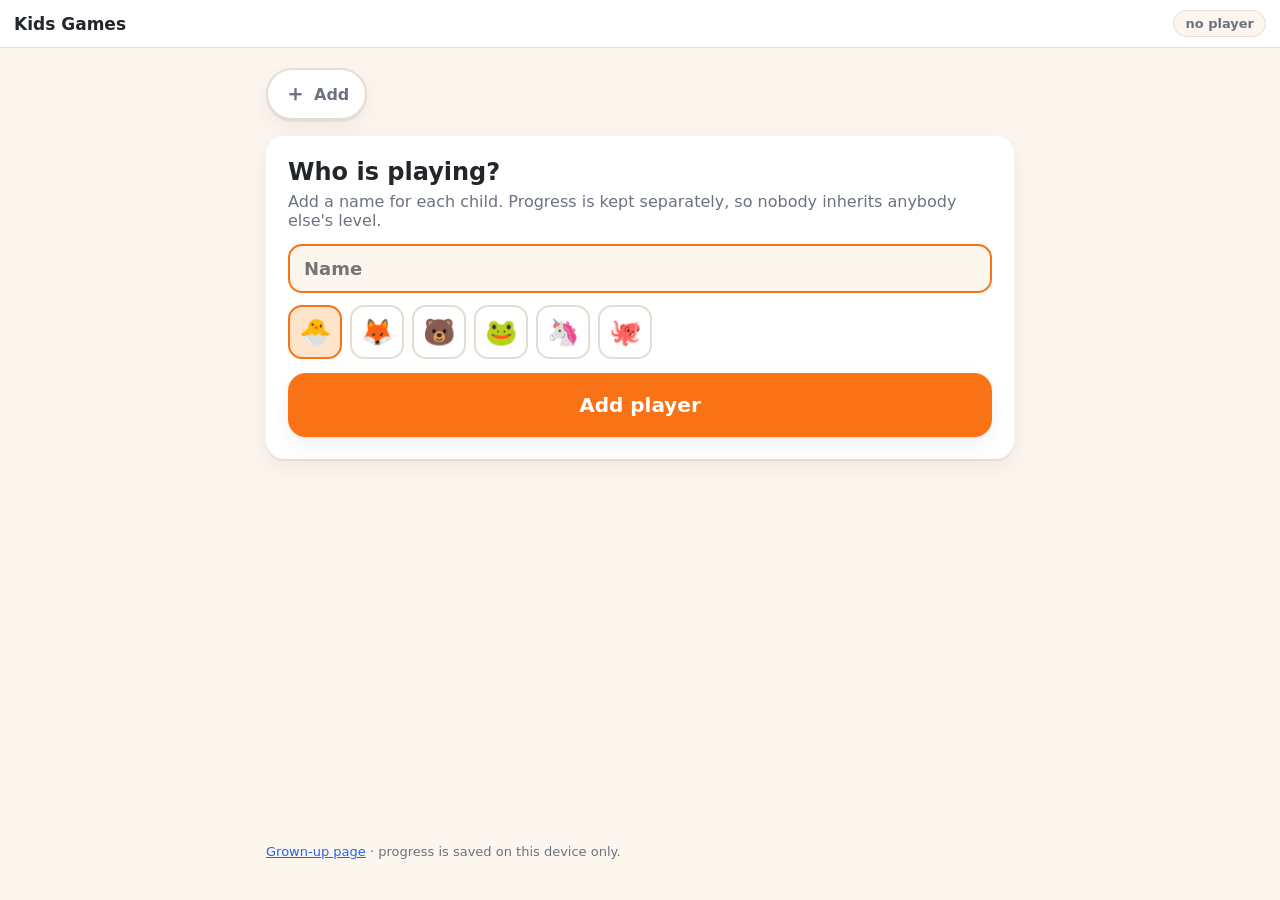
<file: games/sentence-fill/index.html>
<!DOCTYPE html>
<html lang="en">
<head>
<meta charset="utf-8">
<meta name="viewport" content="width=device-width, initial-scale=1, viewport-fit=cover">
<meta name="theme-color" content="#fdf6ee">
<link rel="manifest" href="../../manifest.webmanifest">
<link rel="apple-touch-icon" href="../../icons/icon-180.png">
<link rel="icon" href="../../icons/icon-192.png">
<meta name="apple-mobile-web-app-capable" content="yes">
<meta name="apple-mobile-web-app-title" content="Kids Games">
<meta name="apple-mobile-web-app-status-bar-style" content="default">
<title>Finish the Sentence — read and choose</title>
<link rel="stylesheet" href="../../shared/style.css?v=7">
</head>
<body>

<div class="bar">
  <a class="back" href="../../index.html" aria-label="Back to games">‹</a>
  <span class="title">Finish the Sentence</span>
  <span class="badge" id="levelBadge">Set 1</span>
</div>

<div class="wrap">
  <div class="dots" id="dots"></div>

  <div id="gate" class="card" style="margin-top:24px;text-align:center">
    <h2>Read it, then finish it</h2>
    <p>Listen to the sentence, read the words, and tap the one that fits.</p>
    <button class="big-btn primary" id="startBtn" style="width:100%;margin-top:10px">Start</button>
  </div>

  <main id="game" class="hidden">
    <div class="say-row">
      <button class="say-btn" id="sayBtn" aria-label="Hear the sentence again">🔊</button>
    </div>
    <div class="say-note">tap a word to hear it</div>

    <div class="sentence" id="sentence"></div>

    <div class="feedback" id="feedback"></div>
    <div class="choices two words" id="choices"></div>
  </main>

  <div id="summary" class="card hidden" style="margin-top:24px;text-align:center">
    <h2 id="sumTitle">Nice work</h2>
    <p id="sumSub"></p>
    <div class="stat-row">
      <div class="stat"><b id="sumRight">0</b><span>right</span></div>
      <div class="stat"><b id="sumNew">0</b><span>new</span></div>
      <div class="stat"><b id="sumMiss">0</b><span>to practice</span></div>
    </div>
    <button class="big-btn primary" id="againBtn" style="width:100%">Play again</button>
    <p style="margin-top:16px"><a href="../../index.html">Back to the games</a></p>
  </div>
</div>

<div class="toast" id="toast"></div>

<script src="../../shared/learn.js?v=5"></script>
<script src="../../shared/pwa.js?v=1"></script>
<script src="../../shared/speech.js?v=6"></script>
<script src="../../shared/words.js?v=5"></script>
<script src="../../shared/decks.js?v=6"></script>
<script src="../../shared/confetti.js?v=8"></script>
<script src="../../shared/sound.js?v=2"></script>
<script>
(function () {
  'use strict';

  // no child selected: send them to the picker rather than silently writing
  // one kid's answers into another kid's progress
  if (!Learn.activePlayer()) { location.replace('../../index.html'); return; }

  var DECK = 'read';
  var LIMIT = 12;
  var MAX_LEVEL = Decks.read.maxLevel;

  var el = function (id) { return document.getElementById(id); };
  var state = {
    session: null,
    item: null,
    q: null,
    locked: true,
    levelMoves: 0,
    retry: [],
    recent: []
  };

  function toast(msg) {
    var t = el('toast');
    t.textContent = msg;
    t.classList.add('show');
    clearTimeout(t._timer);
    t._timer = setTimeout(function () { t.classList.remove('show'); }, 1600);
  }

  function shuffle(a) {
    for (var i = a.length - 1; i > 0; i--) {
      var j = Math.floor(Math.random() * (i + 1));
      var t = a[i]; a[i] = a[j]; a[j] = t;
    }
    return a;
  }

  function renderDots() {
    var box = el('dots');
    box.innerHTML = '';
    for (var i = 0; i < LIMIT; i++) {
      var d = document.createElement('i');
      var r = state.session && state.session.results ? state.session.results[i] : null;
      if (r === true) d.className = 'good';
      else if (r === false) d.className = 'bad';
      box.appendChild(d);
    }
  }

  function updateBadge() {
    el('levelBadge').textContent = 'Set ' + Learn.level(DECK);
  }

  // sentences are recorded as phrase clips: sentence-01 ... sentence-20
  function clipFor(index) {
    var n = index + 1;
    return 'sentence-' + (n < 10 ? '0' + n : n);
  }

  function nextItem() {
    var pool = Decks.read.pool(Learn.level(DECK));
    var id;

    if (state.retry.length) {
      id = state.retry.shift();
    } else {
      var picked = Learn.pick(DECK, pool, state.recent.slice(-2));
      id = picked;
    }
    if (!id) id = pool[0];

    var q = Decks.read.parse(id);
    state.item = id;
    state.q = q;
    state.locked = false;

    state.recent.push(id);
    if (state.recent.length > 4) state.recent.shift();

    el('feedback').textContent = '';
    el('feedback').className = 'feedback';

    drawSentence(q);
    drawChoices(q);
    updateBadge();

    Speak.phrase(clipFor(q.index));
  }

  function drawSentence(q, filled) {
    var host = el('sentence');
    host.innerHTML = '';

    q.text.split(' ').forEach(function (word) {
      if (word.indexOf('___') === 0) {
        var slot = document.createElement('span');
        slot.className = 'blank-slot' + (filled ? ' filled' : '');
        slot.textContent = filled || '?';
        host.appendChild(slot);
        return;
      }

      // tap any word to hear it, so a stuck reader is not stuck
      var b = document.createElement('button');
      b.className = 'word-btn';
      b.textContent = word;
      var clean = word.toLowerCase().replace(/[^a-z]/g, '');
      b.addEventListener('click', function () {
        if (clean) Speak.word(clean);
      });
      host.appendChild(b);
    });
  }

  function drawChoices(q) {
    var host = el('choices');
    host.innerHTML = '';
    var options = shuffle([q.answer].concat(q.wrong));
    options.forEach(function (w) {
      var b = document.createElement('button');
      b.className = 'choice word';
      b.textContent = w;
      b.addEventListener('click', function () { answerWith(b, w); });
      host.appendChild(b);
    });
  }

  function answerWith(btn, w) {
    if (state.locked || !state.item) return;
    state.locked = true;

    var q = state.q;
    var right = (w === q.answer);
    var wasNew = Learn.get(DECK, state.item).seen === 0;

    Learn.record(DECK, state.item, right);
    var move = Learn.adapt(DECK, right, MAX_LEVEL, {
      allowUp: state.levelMoves === 0,
      allowDown: state.levelMoves === 0
    });
    if (move.changed) state.levelMoves += 1;
    state.session.track(state.item, right, wasNew);

    if (right) {
      btn.classList.add('good', 'pop');
      drawSentence(q, q.answer);
      el('feedback').textContent = 'Yes! ' + q.answer;
      el('feedback').className = 'feedback good';
      Sound.fanfare();
      Confetti.rain(95);
      setTimeout(function () { Speak.phrase(clipFor(q.index)); }, 380);
      if (move.changed > 0) toast('Set ' + move.level);
    } else {
      btn.classList.add('bad');
      Array.prototype.forEach.call(el('choices').children, function (b) {
        if (b.textContent === q.answer) b.classList.add('good');
      });
      drawSentence(q, q.answer);
      el('feedback').textContent = 'It is ' + q.answer;
      el('feedback').className = 'feedback bad';
      Speak.phrase(clipFor(q.index));
      if (state.retry.indexOf(state.item) === -1) state.retry.push(state.item);
      if (move.changed < 0) toast('Back to set ' + move.level);
    }

    Array.prototype.forEach.call(el('choices').children, function (b) { b.disabled = true; });
    renderDots();
    setTimeout(finishTurn, right ? 1900 : 2800);
  }

  function finishTurn() {
    if (state.session.done()) { showSummary(); return; }
    nextItem();
  }

  function showSummary() {
    var s = state.session;
    el('game').classList.add('hidden');
    el('dots').classList.add('hidden');
    el('summary').classList.remove('hidden');

    var pct = s.answered ? Math.round((s.correct / s.answered) * 100) : 0;
    el('sumTitle').textContent = pct >= 80 ? 'Excellent' : pct >= 50 ? 'Good work' : 'Good try';
    el('sumSub').textContent = s.missed.length
      ? s.missed.length + ' to read again'
      : 'Every one right. Well done.';
    el('sumRight').textContent = s.correct;
    el('sumNew').textContent = s.newItems.length;
    el('sumMiss').textContent = s.missed.length;
  }

  function startSession() {
    state.session = new Learn.Session({ limit: LIMIT });
    state.session.results = [];
    state.retry = [];
    state.recent = [];
    state.levelMoves = 0;

    var track = state.session.track.bind(state.session);
    state.session.track = function (item, correct, wasNew) {
      state.session.results[state.session.answered] = correct;
      track(item, correct, wasNew);
    };

    el('gate').classList.add('hidden');
    el('summary').classList.add('hidden');
    el('game').classList.remove('hidden');
    el('dots').classList.remove('hidden');
    renderDots();
    nextItem();
  }

  el('startBtn').addEventListener('click', function () {
    Speak.unlock();
    Sound.unlock();
    startSession();
  });

  el('againBtn').addEventListener('click', function () {
    Speak.unlock();
    Sound.unlock();
    startSession();
  });

  el('sayBtn').addEventListener('click', function () {
    if (state.q) Speak.phrase(clipFor(state.q.index));
  });

  renderDots();
  updateBadge();
})();
</script>
</body>
</html>
</file>
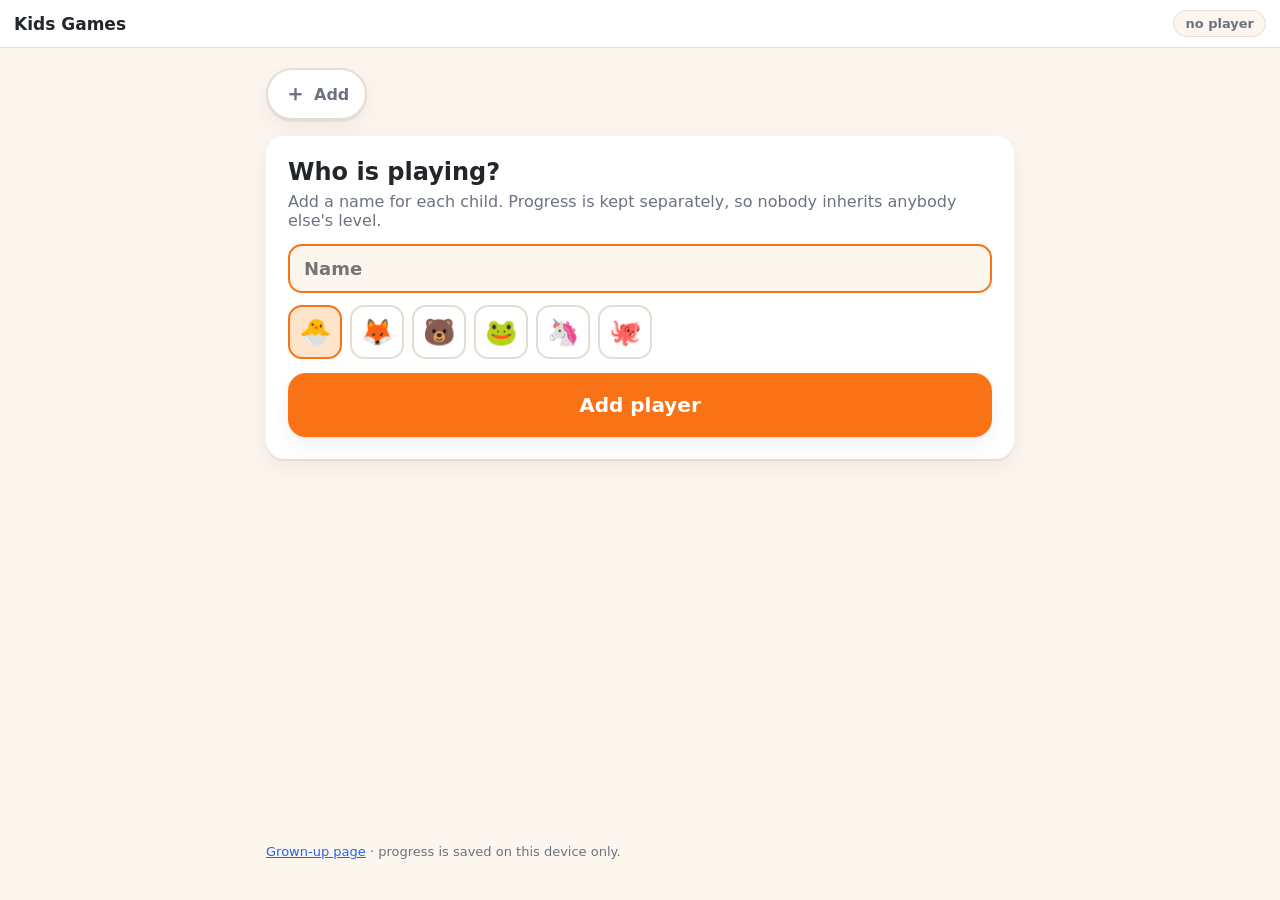
<file: games/sight-word-splat/index.html>
<!DOCTYPE html>
<html lang="en">
<head>
<meta charset="utf-8">
<meta name="viewport" content="width=device-width, initial-scale=1, viewport-fit=cover">
<meta name="theme-color" content="#fdf6ee">
<link rel="manifest" href="../../manifest.webmanifest">
<link rel="apple-touch-icon" href="../../icons/icon-180.png">
<link rel="icon" href="../../icons/icon-192.png">
<meta name="apple-mobile-web-app-capable" content="yes">
<meta name="apple-mobile-web-app-title" content="Kids Games">
<meta name="apple-mobile-web-app-status-bar-style" content="default">
<title>Sight Word Splat — find the word you hear</title>
<link rel="stylesheet" href="../../shared/style.css?v=7">
</head>
<body>

<div class="bar">
  <a class="back" href="../../index.html" aria-label="Back to games">‹</a>
  <span class="title">Sight Word Splat</span>
  <span class="badge" id="levelBadge">Primer</span>
</div>

<div class="wrap">
  <div class="dots" id="dots"></div>

  <div id="gate" class="card" style="margin-top:24px;text-align:center">
    <h2>Find the word you hear</h2>
    <p>Listen, then tap the matching word.</p>
    <button class="big-btn primary" id="startBtn" style="width:100%;margin-top:10px">Start</button>
  </div>

  <main id="game" class="hidden">
    <div class="say-row">
      <button class="say-btn" id="sayBtn" aria-label="Hear the word again">🔊</button>
    </div>
    <div class="say-note">tap to hear it again</div>

    <div class="feedback" id="feedback"></div>
    <div class="word-grid" id="words"></div>
  </main>

  <div id="summary" class="card hidden" style="margin-top:24px;text-align:center">
    <h2 id="sumTitle">Nice work</h2>
    <p id="sumSub"></p>
    <div class="stat-row">
      <div class="stat"><b id="sumRight">0</b><span>right</span></div>
      <div class="stat"><b id="sumNew">0</b><span>new words</span></div>
      <div class="stat"><b id="sumMiss">0</b><span>to practice</span></div>
    </div>
    <button class="big-btn primary" id="againBtn" style="width:100%">Play again</button>
    <p style="margin-top:16px"><a href="../../index.html">Back to the games</a></p>
  </div>
</div>

<div class="toast" id="toast"></div>

<script src="../../shared/learn.js?v=5"></script>
<script src="../../shared/pwa.js?v=1"></script>
<script src="../../shared/speech.js?v=6"></script>
<script src="../../shared/words.js?v=5"></script>
<script src="../../shared/decks.js?v=6"></script>
<script src="../../shared/confetti.js?v=8"></script>
<script src="../../shared/sound.js?v=2"></script>
<script>
(function () {
  'use strict';

  // no child selected: send them to the picker rather than silently writing
  // one kid's answers into another kid's progress
  if (!Learn.activePlayer()) { location.replace('../../index.html'); return; }

  var DECK = 'sight';
  var LIMIT = 12;
  var MAX_LEVEL = Decks.sight.maxLevel;
  var LEVEL_NAMES = ['', 'Primer', 'First grade'];
  var ALPHABET = 'abcdefghijklmnopqrstuvwxyz'.split('');

  var el = function (id) { return document.getElementById(id); };
  var state = {
    session: null,
    word: '',
    locked: true,
    levelMoves: 0,
    retry: [],
    recent: []
  };

  function toast(msg) {
    var t = el('toast');
    t.textContent = msg;
    t.classList.add('show');
    clearTimeout(t._timer);
    t._timer = setTimeout(function () { t.classList.remove('show'); }, 1600);
  }

  function shuffle(a) {
    for (var i = a.length - 1; i > 0; i--) {
      var j = Math.floor(Math.random() * (i + 1));
      var t = a[i]; a[i] = a[j]; a[j] = t;
    }
    return a;
  }

  function renderDots() {
    var box = el('dots');
    box.innerHTML = '';
    for (var i = 0; i < LIMIT; i++) {
      var d = document.createElement('i');
      var r = state.session && state.session.results ? state.session.results[i] : null;
      if (r === true) d.className = 'good';
      else if (r === false) d.className = 'bad';
      box.appendChild(d);
    }
  }

  function updateBadge() {
    el('levelBadge').textContent = LEVEL_NAMES[Learn.level(DECK)] || 'Primer';
  }

  // Five wrong words, preferring the same length so the choice is about the
  // word, not about picking the only short one.
  function distractors(pool, word, n) {
    var sameLen = pool.filter(function (w) { return w !== word && w.length === word.length; });
    var others = pool.filter(function (w) { return w !== word && w.length !== word.length; });
    var picks = shuffle(sameLen.slice()).slice(0, n);
    if (picks.length < n) {
      picks = picks.concat(shuffle(others.slice()).slice(0, n - picks.length));
    }
    return picks;
  }

  function nextItem() {
    var pool = Decks.sight.pool(Learn.level(DECK));
    var word;

    if (state.retry.length) {
      word = state.retry.shift();
    } else {
      word = Learn.pick(DECK, pool, state.recent.slice(-3));
    }
    if (!word) word = pool[0];

    state.word = word;
    state.locked = false;

    state.recent.push(word);
    if (state.recent.length > 5) state.recent.shift();

    el('feedback').textContent = '';
    el('feedback').className = 'feedback';

    var tiles = shuffle([word].concat(distractors(pool, word, 5)));
    var host = el('words');
    host.innerHTML = '';
    tiles.forEach(function (w) {
      var b = document.createElement('button');
      b.className = 'word-tile';
      if (w.length > 5) b.classList.add('long');
      b.textContent = w;
      b.addEventListener('click', function () { answerWith(b, w); });
      host.appendChild(b);
    });

    Speak.preload([word]);
    Speak.word(word);
    updateBadge();
  }

  function answerWith(btn, w) {
    if (state.locked || !state.word) return;
    state.locked = true;

    var right = (w === state.word);
    var wasNew = Learn.get(DECK, state.word).seen === 0;

    Learn.record(DECK, state.word, right);
    var move = Learn.adapt(DECK, right, MAX_LEVEL, {
      allowUp: state.levelMoves === 0,
      allowDown: state.levelMoves === 0
    });
    if (move.changed) state.levelMoves += 1;
    state.session.track(state.word, right, wasNew);

    if (right) {
      btn.classList.add('good', 'pop');
      el('feedback').textContent = 'Yes! ' + state.word;
      el('feedback').className = 'feedback good';
      Sound.fanfare();
      Confetti.rain(95);
      if (move.changed > 0) toast('Now: ' + (LEVEL_NAMES[move.level] || ''));
    } else {
      btn.classList.add('bad');
      Array.prototype.forEach.call(el('words').children, function (b) {
        if (b.textContent === state.word) b.classList.add('good');
        b.disabled = true;
      });
      el('feedback').textContent = 'That word is ' + state.word;
      el('feedback').className = 'feedback bad';
      Speak.word(state.word);
      if (state.retry.indexOf(state.word) === -1) state.retry.push(state.word);
      if (move.changed < 0) toast('Back to ' + (LEVEL_NAMES[move.level] || ''));
    }

    Array.prototype.forEach.call(el('words').children, function (b) { b.disabled = true; });
    renderDots();
    setTimeout(finishTurn, right ? 1500 : 2400);
  }

  function finishTurn() {
    if (state.session.done()) { showSummary(); return; }
    nextItem();
  }

  function showSummary() {
    var s = state.session;
    el('game').classList.add('hidden');
    el('dots').classList.add('hidden');
    el('summary').classList.remove('hidden');

    var pct = s.answered ? Math.round((s.correct / s.answered) * 100) : 0;
    el('sumTitle').textContent = pct >= 80 ? 'Excellent' : pct >= 50 ? 'Good work' : 'Good try';
    el('sumSub').textContent = s.missed.length
      ? 'Words to look at again: ' + s.missed.slice(0, 6).join(', ')
      : 'Every word right. Well done.';
    el('sumRight').textContent = s.correct;
    el('sumNew').textContent = s.newItems.length;
    el('sumMiss').textContent = s.missed.length;
  }

  function startSession() {
    state.session = new Learn.Session({ limit: LIMIT });
    state.session.results = [];
    state.retry = [];
    state.recent = [];
    state.levelMoves = 0;

    var track = state.session.track.bind(state.session);
    state.session.track = function (item, correct, wasNew) {
      state.session.results[state.session.answered] = correct;
      track(item, correct, wasNew);
    };

    el('gate').classList.add('hidden');
    el('summary').classList.add('hidden');
    el('game').classList.remove('hidden');
    el('dots').classList.remove('hidden');
    renderDots();
    nextItem();
  }

  el('startBtn').addEventListener('click', function () {
    Speak.unlock();
    Sound.unlock();
    startSession();
  });

  el('againBtn').addEventListener('click', function () {
    Speak.unlock();
    Sound.unlock();
    startSession();
  });

  el('sayBtn').addEventListener('click', function () {
    if (state.word) Speak.word(state.word);
  });

  renderDots();
  updateBadge();
})();
</script>
</body>
</html>
</file>
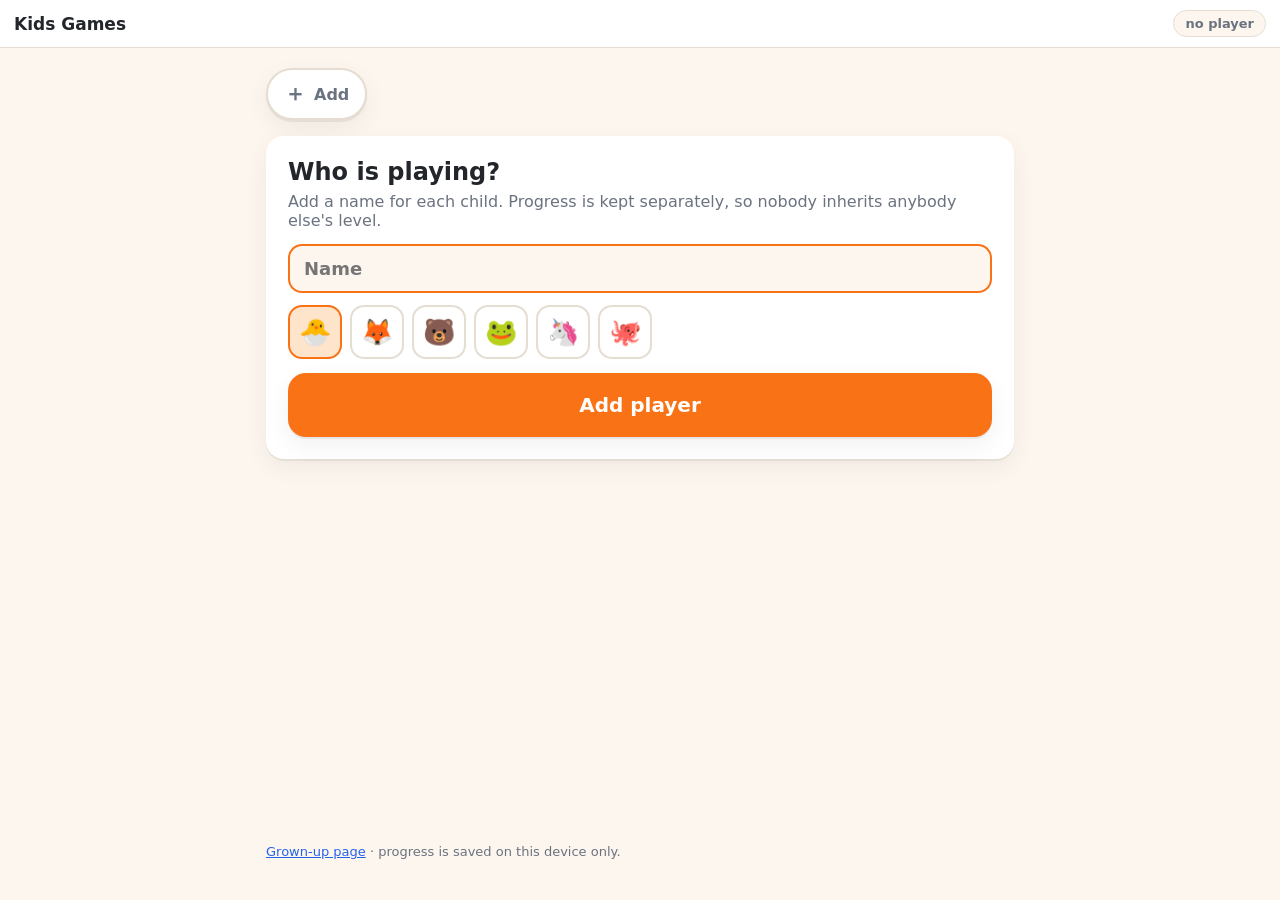
<file: games/speak-build/index.html>
<!DOCTYPE html>
<html lang="en">
<head>
<meta charset="utf-8">
<meta name="viewport" content="width=device-width, initial-scale=1, viewport-fit=cover">
<meta name="theme-color" content="#fdf6ee">
<link rel="manifest" href="../../manifest.webmanifest">
<link rel="apple-touch-icon" href="../../icons/icon-180.png">
<link rel="icon" href="../../icons/icon-192.png">
<meta name="apple-mobile-web-app-capable" content="yes">
<meta name="apple-mobile-web-app-title" content="Kids Games">
<meta name="apple-mobile-web-app-status-bar-style" content="default">
<title>Speak &amp; Build — spell what you hear</title>
<link rel="stylesheet" href="../../shared/style.css?v=7">
</head>
<body>

<div class="bar">
  <a class="back" href="../../index.html" aria-label="Back to games">‹</a>
  <span class="title">Speak &amp; Build</span>
  <span class="badge" id="levelBadge">Level 1</span>
</div>

<div class="wrap">

  <div class="dots" id="dots"></div>

  <!-- start gate: guarantees the first tap that unlocks iOS speech -->
  <div id="gate" class="card" style="margin-top:24px;text-align:center">
    <h2>Spell what you hear</h2>
    <p id="gateNote">Tap the orange button to hear a word. Tap the letters in order.</p>
    <button class="big-btn primary" id="startBtn" style="width:100%;margin-top:10px">Start</button>
  </div>

  <main id="game" class="hidden">
    <div class="say-row">
      <button class="say-btn" id="sayBtn" aria-label="Hear the word again">🔊</button>
    </div>
    <div class="say-note" id="sayNote">tap to hear it again</div>

    <div class="slots" id="slots"></div>
    <div class="feedback" id="feedback"></div>
    <div class="tiles" id="tiles"></div>

    <div style="text-align:center;padding:14px 0">
      <button class="big-btn ghost" id="hintBtn" style="font-size:16px;padding:10px 18px;min-height:auto">Show first letter</button>
    </div>
  </main>

  <div id="summary" class="card hidden" style="margin-top:24px;text-align:center">
    <h2 id="sumTitle">Nice work</h2>
    <p id="sumSub"></p>
    <div class="stat-row">
      <div class="stat"><b id="sumRight">0</b><span>right</span></div>
      <div class="stat"><b id="sumNew">0</b><span>new words</span></div>
      <div class="stat"><b id="sumMiss">0</b><span>to practice</span></div>
    </div>
    <button class="big-btn primary" id="againBtn" style="width:100%">Play again</button>
    <p style="margin-top:16px"><a href="../../index.html">Back to the games</a></p>
  </div>
</div>

<div class="toast" id="toast"></div>

<script src="../../shared/learn.js?v=5"></script>
<script src="../../shared/pwa.js?v=1"></script>
<script src="../../shared/speech.js?v=6"></script>
<script src="../../shared/words.js?v=5"></script>
<script src="../../shared/confetti.js?v=8"></script>
<script src="../../shared/sound.js?v=2"></script>
<script>
(function () {
  'use strict';

  // no child selected: send them to the picker rather than silently writing
  // one kid's answers into another kid's progress
  if (!Learn.activePlayer()) { location.replace('../../index.html'); return; }

  var DECK = 'spell';
  var LIMIT = 12;
  var ALPHABET = 'abcdefghijklmnopqrstuvwxyz'.split('');
  var MAX_LEVEL = Words.levelCount;

  var el = function (id) { return document.getElementById(id); };
  var state = {
    session: null,
    word: '',
    answer: [],
    retry: [],
    recent: [],
    locked: true,
    hintUsed: false,
    levelMoves: 0,
    tiles: []
  };

  function toast(msg) {
    var t = el('toast');
    t.textContent = msg;
    t.classList.add('show');
    clearTimeout(t._timer);
    t._timer = setTimeout(function () { t.classList.remove('show'); }, 1600);
  }

  function shuffle(a) {
    for (var i = a.length - 1; i > 0; i--) {
      var j = Math.floor(Math.random() * (i + 1));
      var tmp = a[i]; a[i] = a[j]; a[j] = tmp;
    }
    return a;
  }

  function renderDots() {
    var box = el('dots');
    box.innerHTML = '';
    for (var i = 0; i < LIMIT; i++) {
      var d = document.createElement('i');
      var r = state.session && state.session.results ? state.session.results[i] : null;
      if (r === true) d.className = 'good';
      else if (r === false) d.className = 'bad';
      box.appendChild(d);
    }
  }

  function updateBadge() {
    el('levelBadge').textContent = 'Level ' + Learn.level(DECK) + ' · ' + Words.level(Learn.level(DECK)).name;
  }

  // ---- build one word -----------------------------------------------------
  function nextWord() {
    var pool = Words.pool(Learn.level(DECK));
    var word;

    if (state.retry.length) {
      word = state.retry.shift();
    } else {
      word = Learn.pick(DECK, pool, state.recent.slice(-3));
    }
    if (!word) { word = pool[0]; }

    state.word = word;
    state.answer = [];
    state.locked = false;
    state.hintUsed = false;

    state.recent.push(word);
    if (state.recent.length > 6) state.recent.shift();

    // slots
    var slots = el('slots');
    slots.innerHTML = '';
    for (var i = 0; i < word.length; i++) {
      var s = document.createElement('div');
      s.className = 'slot';
      slots.appendChild(s);
    }

    // tiles: the word's own letters (duplicates included) plus two distractors
    var letters = word.split('');
    var spare = ALPHABET.filter(function (c) { return word.indexOf(c) === -1; });
    letters = letters.concat(shuffle(spare).slice(0, 2));
    shuffle(letters);

    state.tiles = letters;
    var tileBox = el('tiles');
    tileBox.innerHTML = '';
    letters.forEach(function (ch, idx) {
      var b = document.createElement('button');
      b.className = 'tile';
      b.textContent = ch;
      b.dataset.idx = idx;
      b.addEventListener('click', function () { tapTile(b, ch); });
      tileBox.appendChild(b);
    });

    el('feedback').textContent = '';
    el('feedback').className = 'feedback';
    el('hintBtn').disabled = false;
    el('hintBtn').classList.remove('hidden');

    Speak.preload(pool);
    Speak.word(word);
    updateBadge();
  }

  function tapTile(btn, ch) {
    if (state.locked || state.answer.length >= state.word.length) return;
    btn.classList.add('used');
    state.answer.push({ ch: ch, btn: btn });
    paintSlots();
    if (state.answer.length === state.word.length) check();
  }

  function paintSlots() {
    var slots = el('slots').children;
    for (var i = 0; i < slots.length; i++) {
      var cell = state.answer[i];
      slots[i].textContent = cell ? cell.ch : '';
      slots[i].className = 'slot' + (cell ? ' filled' : '');
    }
  }

  function clearAnswer() {
    state.answer.forEach(function (a) { a.btn.classList.remove('used'); });
    state.answer = [];
    paintSlots();
  }

  // ---- scoring ------------------------------------------------------------
  function check() {
    state.locked = true;
    var guess = state.answer.map(function (a) { return a.ch; }).join('');
    var word = state.word;
    var wasNew = Learn.get(DECK, word).seen === 0;

    if (guess === word) {
      Learn.record(DECK, word, true);
      var up = Learn.adapt(DECK, true, MAX_LEVEL, { allowUp: state.levelMoves === 0 });
      state.session.track(word, true, wasNew);
      Array.prototype.forEach.call(el('slots').children, function (s) {
        s.classList.add('good', 'pop');
      });
      el('feedback').textContent = 'Yes! ' + word;
      el('feedback').className = 'feedback good';
      Sound.fanfare();
      Confetti.rain(95);
      Speak.word(word);
      if (up.changed) state.levelMoves += 1;
      if (up.changed > 0) toast('Level up! ' + Words.level(up.level).name);
      renderDots();
      setTimeout(finishTurn, 1500);
    } else {
      Learn.record(DECK, word, false);
      var down = Learn.adapt(DECK, false, MAX_LEVEL, { allowDown: state.levelMoves === 0 });
      state.session.track(word, false, wasNew);
      el('slots').classList.add('shake');
      Array.prototype.forEach.call(el('slots').children, function (s) {
        s.classList.add('bad');
      });
      el('feedback').textContent = 'It is spelled ' + word;
      el('feedback').className = 'feedback bad';

      // show the right answer in the slots
      var cells = el('slots').children;
      for (var i = 0; i < cells.length; i++) {
        cells[i].textContent = word[i];
        cells[i].className = 'slot bad';
      }
      if (state.retry.indexOf(word) === -1) state.retry.push(word);
      if (down.changed) state.levelMoves += 1;
      if (down.changed < 0) toast('Back to ' + Words.level(down.level).name);
      renderDots();
      setTimeout(finishTurn, 2100);
    }
  }

  function finishTurn() {
    el('slots').classList.remove('shake');
    if (state.session.done()) { showSummary(); return; }
    nextWord();
  }

  // ---- session ------------------------------------------------------------
  function showSummary() {
    var s = state.session;
    el('game').classList.add('hidden');
    el('dots').classList.add('hidden');
    el('summary').classList.remove('hidden');

    var pct = s.answered ? Math.round((s.correct / s.answered) * 100) : 0;
    el('sumTitle').textContent = pct >= 80 ? 'Excellent' : pct >= 50 ? 'Good work' : 'Good try';
    el('sumSub').textContent = s.missed.length
      ? 'Words to practice again: ' + s.missed.join(', ')
      : 'You got every word. Level ' + Learn.level(DECK) + ' next time.';
    el('sumRight').textContent = s.correct;
    el('sumNew').textContent = s.newItems.length;
    el('sumMiss').textContent = s.missed.length;
  }

  function startSession() {
    state.session = new Learn.Session({ limit: LIMIT });
    state.session.results = [];
    state.retry = [];
    state.recent = [];
    state.levelMoves = 0;
    // record results for the dots
    var track = state.session.track.bind(state.session);
    state.session.track = function (item, correct, wasNew) {
      state.session.results[state.session.answered] = correct;
      track(item, correct, wasNew);
    };

    el('gate').classList.add('hidden');
    el('summary').classList.add('hidden');
    el('game').classList.remove('hidden');
    el('dots').classList.remove('hidden');
    renderDots();
    nextWord();
  }

  // ---- wiring -------------------------------------------------------------
  el('startBtn').addEventListener('click', function () {
    Speak.unlock();
    Sound.unlock();
    startSession();
  });

  el('againBtn').addEventListener('click', function () {
    Speak.unlock();
    Sound.unlock();
    startSession();
  });

  el('sayBtn').addEventListener('click', function () {
    if (state.word) Speak.word(state.word);
  });

  el('hintBtn').addEventListener('click', function () {
    if (state.locked || state.hintUsed || !state.word) return;
    state.hintUsed = true;
    el('hintBtn').disabled = true;
    var first = state.word[0];
    // use a matching unused tile
    for (var i = 0; i < state.tiles.length; i++) {
      var btn = el('tiles').children[i];
      if (state.tiles[i] === first && btn && !btn.classList.contains('used')) {
        tapTile(btn, first);
        break;
      }
    }
  });

  // typing works too, for a keyboard or a Chromebook
  document.addEventListener('keydown', function (e) {
    if (state.locked || !state.word) return;
    var ch = (e.key || '').toLowerCase();
    if (ch.length !== 1 || ch < 'a' || ch > 'z') return;
    var tiles = el('tiles').children;
    for (var i = 0; i < tiles.length; i++) {
      if (state.tiles[i] === ch && !tiles[i].classList.contains('used')) {
        tapTile(tiles[i], ch);
        return;
      }
    }
  });

  renderDots();
  updateBadge();

  // no voices at all (rare, but a locked-down browser does it): say so instead
  // of letting the kid sit there with silent buttons
  setTimeout(function () {
    var first = Words.pool(Learn.level(DECK))[0];
    Speak.preload([first]);
    if (!Speak.hasVoice() && !Speak.hasRecording(first)) {
      el('gateNote').textContent =
        'This browser cannot play the words aloud. Try Safari or Chrome.';
      el('startBtn').disabled = true;
    }
  }, 900);
})();
</script>
</body>
</html>
</file>
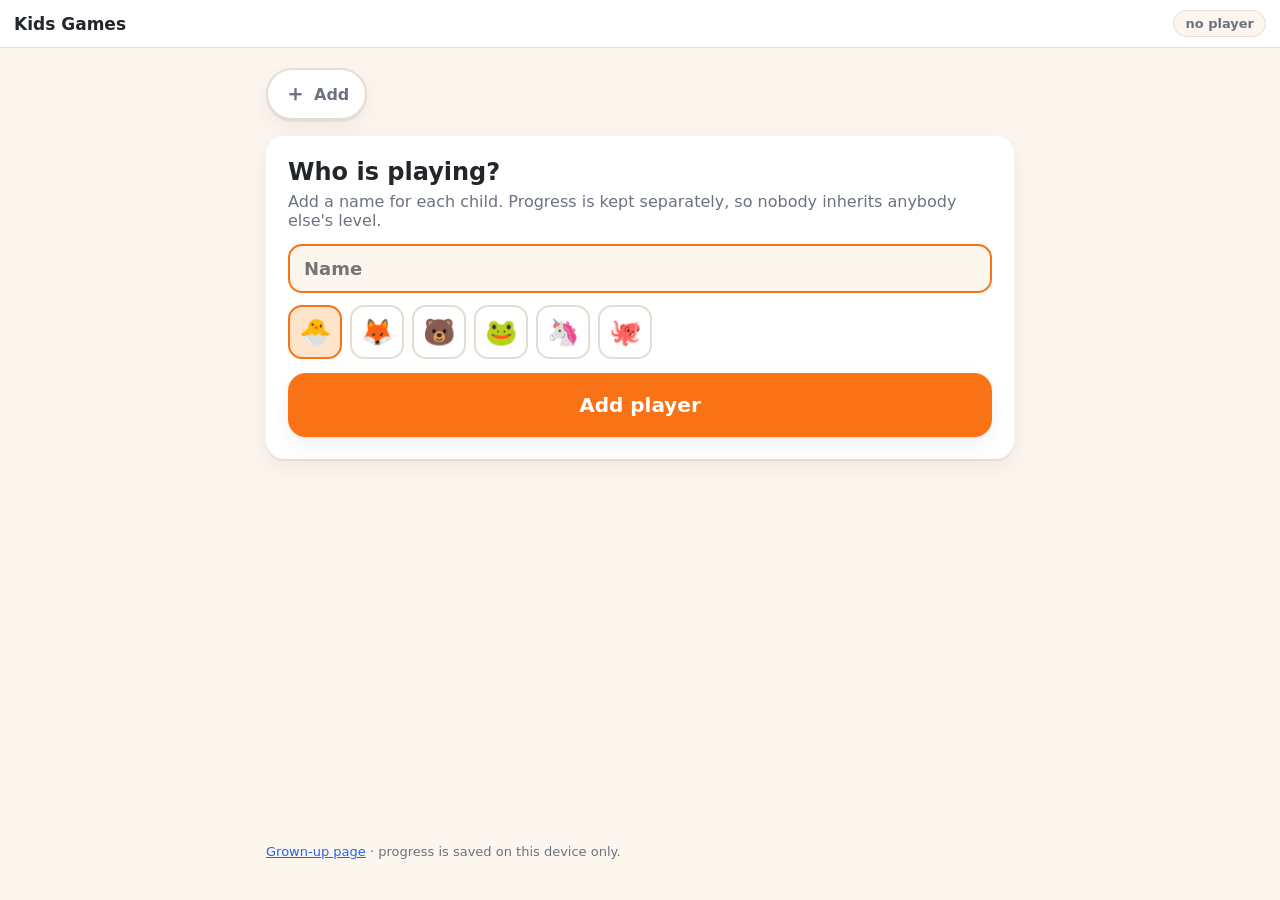
<file: games/ten-frame/index.html>
<!DOCTYPE html>
<html lang="en">
<head>
<meta charset="utf-8">
<meta name="viewport" content="width=device-width, initial-scale=1, viewport-fit=cover">
<meta name="theme-color" content="#fdf6ee">
<link rel="manifest" href="../../manifest.webmanifest">
<link rel="apple-touch-icon" href="../../icons/icon-180.png">
<link rel="icon" href="../../icons/icon-192.png">
<meta name="apple-mobile-web-app-capable" content="yes">
<meta name="apple-mobile-web-app-title" content="Kids Games">
<meta name="apple-mobile-web-app-status-bar-style" content="default">
<title>Ten-Frame Fill — how many more?</title>
<link rel="stylesheet" href="../../shared/style.css?v=7">
</head>
<body>

<div class="bar">
  <a class="back" href="../../index.html" aria-label="Back to games">‹</a>
  <span class="title">Ten-Frame Fill</span>
  <span class="badge" id="levelBadge">Make 10</span>
</div>

<div class="wrap">
  <div class="dots" id="dots"></div>

  <div id="gate" class="card" style="margin-top:24px;text-align:center">
    <h2>How many more to make ten?</h2>
    <p>Count the empty boxes, then tap the number.</p>
    <button class="big-btn primary" id="startBtn" style="width:100%;margin-top:10px">Start</button>
  </div>

  <main id="game" class="hidden">
    <div class="say-row">
      <button class="say-btn" id="sayBtn" aria-label="Hear the question again">🔊</button>
    </div>
    <div class="say-note" id="sayNote">tap to hear it again</div>

    <div class="prompt" id="prompt">How many more to make 10?</div>
    <div class="frames" id="frames"></div>

    <div class="feedback" id="feedback"></div>
    <div class="choices numbers" id="choices"></div>
  </main>

  <div id="summary" class="card hidden" style="margin-top:24px;text-align:center">
    <h2 id="sumTitle">Nice work</h2>
    <p id="sumSub"></p>
    <div class="stat-row">
      <div class="stat"><b id="sumRight">0</b><span>right</span></div>
      <div class="stat"><b id="sumNew">0</b><span>new</span></div>
      <div class="stat"><b id="sumMiss">0</b><span>to practice</span></div>
    </div>
    <button class="big-btn primary" id="againBtn" style="width:100%">Play again</button>
    <p style="margin-top:16px"><a href="../../index.html">Back to the games</a></p>
  </div>
</div>

<div class="toast" id="toast"></div>

<script src="../../shared/learn.js?v=5"></script>
<script src="../../shared/pwa.js?v=1"></script>
<script src="../../shared/speech.js?v=6"></script>
<script src="../../shared/decks.js?v=6"></script>
<script src="../../shared/confetti.js?v=8"></script>
<script src="../../shared/sound.js?v=2"></script>
<script>
(function () {
  'use strict';

  // no child selected: send them to the picker rather than silently writing
  // one kid's answers into another kid's progress
  if (!Learn.activePlayer()) { location.replace('../../index.html'); return; }

  var DECK = 'tenframe';
  var LIMIT = 12;
  var MAX_LEVEL = Decks.tenframe.maxLevel;

  var el = function (id) { return document.getElementById(id); };
  var state = {
    session: null,
    item: null,
    answer: 0,
    locked: true,
    levelMoves: 0,
    retry: [],
    recent: []
  };

  function toast(msg) {
    var t = el('toast');
    t.textContent = msg;
    t.classList.add('show');
    clearTimeout(t._timer);
    t._timer = setTimeout(function () { t.classList.remove('show'); }, 1600);
  }

  function renderDots() {
    var box = el('dots');
    box.innerHTML = '';
    for (var i = 0; i < LIMIT; i++) {
      var d = document.createElement('i');
      var r = state.session && state.session.results ? state.session.results[i] : null;
      if (r === true) d.className = 'good';
      else if (r === false) d.className = 'bad';
      box.appendChild(d);
    }
  }

  function updateBadge() {
    var lv = Learn.level(DECK);
    el('levelBadge').textContent = 'Make ' + Decks.tenframe.targetFor(lv);
  }

  function phraseFor(target) {
    return target === 20 ? 'make-twenty' : 'make-ten';
  }

  // ---- one question -------------------------------------------------------
  function nextItem() {
    var level = Learn.level(DECK);
    var pool = Decks.tenframe.pool(level);
    var id;

    if (state.retry.length) {
      id = state.retry.shift();
    } else {
      id = Learn.pick(DECK, pool, state.recent.slice(-2));
    }
    if (!id) id = pool[0];

    var q = Decks.tenframe.parse(id);
    state.item = id;
    state.answer = q.answer;
    state.locked = false;

    state.recent.push(id);
    if (state.recent.length > 4) state.recent.shift();

    el('prompt').textContent = 'How many more to make ' + q.target + '?';
    el('feedback').textContent = '';
    el('feedback').className = 'feedback';

    drawFrames(q, false);
    drawChoices(q);
    updateBadge();

    Speak.phrase(phraseFor(q.target));
  }

  function drawFrames(q, reveal) {
    var host = el('frames');
    host.innerHTML = '';
    var frames = q.target === 20 ? 2 : 1;

    for (var f = 0; f < frames; f++) {
      var frame = document.createElement('div');
      frame.className = 'frame';
      for (var i = 0; i < 10; i++) {
        var cell = document.createElement('div');
        var index = f * 10 + i;
        cell.className = 'cell';
        if (index < q.shown) {
          cell.className = 'cell on';
        } else if (reveal) {
          // the answer, shown only after the child has tried
          cell.className = 'cell on added';
        }
        frame.appendChild(cell);
      }
      host.appendChild(frame);
    }
  }

  function drawChoices(q) {
    var host = el('choices');
    host.innerHTML = '';
    for (var n = 0; n <= 10; n++) {
      (function (n) {
        var b = document.createElement('button');
        b.className = 'choice';
        b.textContent = n;
        b.addEventListener('click', function () { answerWith(b, n); });
        host.appendChild(b);
      })(n);
    }
  }

  // ---- scoring ------------------------------------------------------------
  function answerWith(btn, n) {
    if (state.locked || !state.item) return;
    state.locked = true;

    var q = Decks.tenframe.parse(state.item);
    var wasNew = Learn.get(DECK, state.item).seen === 0;
    var right = (n === state.answer);

    Learn.record(DECK, state.item, right);
    var move = Learn.adapt(DECK, right, MAX_LEVEL, {
      allowUp: state.levelMoves === 0,
      allowDown: state.levelMoves === 0
    });
    if (move.changed) state.levelMoves += 1;
    state.session.track(state.item, right, wasNew);

    if (right) {
      btn.classList.add('good', 'pop');
      drawFrames(q, true);
      el('feedback').textContent = q.shown + ' and ' + q.answer + ' make ' + q.target;
      el('feedback').className = 'feedback good';
      Speak.cancel();
      Sound.fanfare();
      Confetti.rain(95);
      if (move.changed > 0) toast('Now make ' + Decks.tenframe.targetFor(move.level));
    } else {
      btn.classList.add('bad');
      Array.prototype.forEach.call(el('choices').children, function (b) {
        if (+b.textContent === q.answer) b.classList.add('good');
      });
      drawFrames(q, true);
      el('feedback').textContent = 'It is ' + q.answer + '. ' + q.shown + ' and ' + q.answer + ' make ' + q.target;
      el('feedback').className = 'feedback bad';
      Speak.phrase('try-again');
      if (state.retry.indexOf(state.item) === -1) state.retry.push(state.item);
      if (move.changed < 0) toast('Back to make ' + Decks.tenframe.targetFor(move.level));
    }

    Array.prototype.forEach.call(el('choices').children, function (b) { b.disabled = true; });
    renderDots();
    setTimeout(finishTurn, right ? 1500 : 2400);
  }

  function finishTurn() {
    if (state.session.done()) { showSummary(); return; }
    nextItem();
  }

  // ---- session ------------------------------------------------------------
  function showSummary() {
    var s = state.session;
    el('game').classList.add('hidden');
    el('dots').classList.add('hidden');
    el('summary').classList.remove('hidden');

    var pct = s.answered ? Math.round((s.correct / s.answered) * 100) : 0;
    el('sumTitle').textContent = pct >= 80 ? 'Excellent' : pct >= 50 ? 'Good work' : 'Good try';
    el('sumSub').textContent = s.missed.length
      ? 'These need another look: ' + s.missed.length + ' question' + (s.missed.length > 1 ? 's' : '')
      : 'Every one right. Well done.';
    el('sumRight').textContent = s.correct;
    el('sumNew').textContent = s.newItems.length;
    el('sumMiss').textContent = s.missed.length;
  }

  function startSession() {
    state.session = new Learn.Session({ limit: LIMIT });
    state.session.results = [];
    state.retry = [];
    state.recent = [];
    state.levelMoves = 0;

    var track = state.session.track.bind(state.session);
    state.session.track = function (item, correct, wasNew) {
      state.session.results[state.session.answered] = correct;
      track(item, correct, wasNew);
    };

    el('gate').classList.add('hidden');
    el('summary').classList.add('hidden');
    el('game').classList.remove('hidden');
    el('dots').classList.remove('hidden');
    renderDots();
    nextItem();
  }

  // ---- wiring -------------------------------------------------------------
  el('startBtn').addEventListener('click', function () {
    Speak.unlock();
    Sound.unlock();
    startSession();
  });

  el('againBtn').addEventListener('click', function () {
    Speak.unlock();
    Sound.unlock();
    startSession();
  });

  el('sayBtn').addEventListener('click', function () {
    if (!state.item) return;
    var q = Decks.tenframe.parse(state.item);
    Speak.phrase(phraseFor(q.target));
  });

  renderDots();
  updateBadge();
})();
</script>
</body>
</html>
</file>
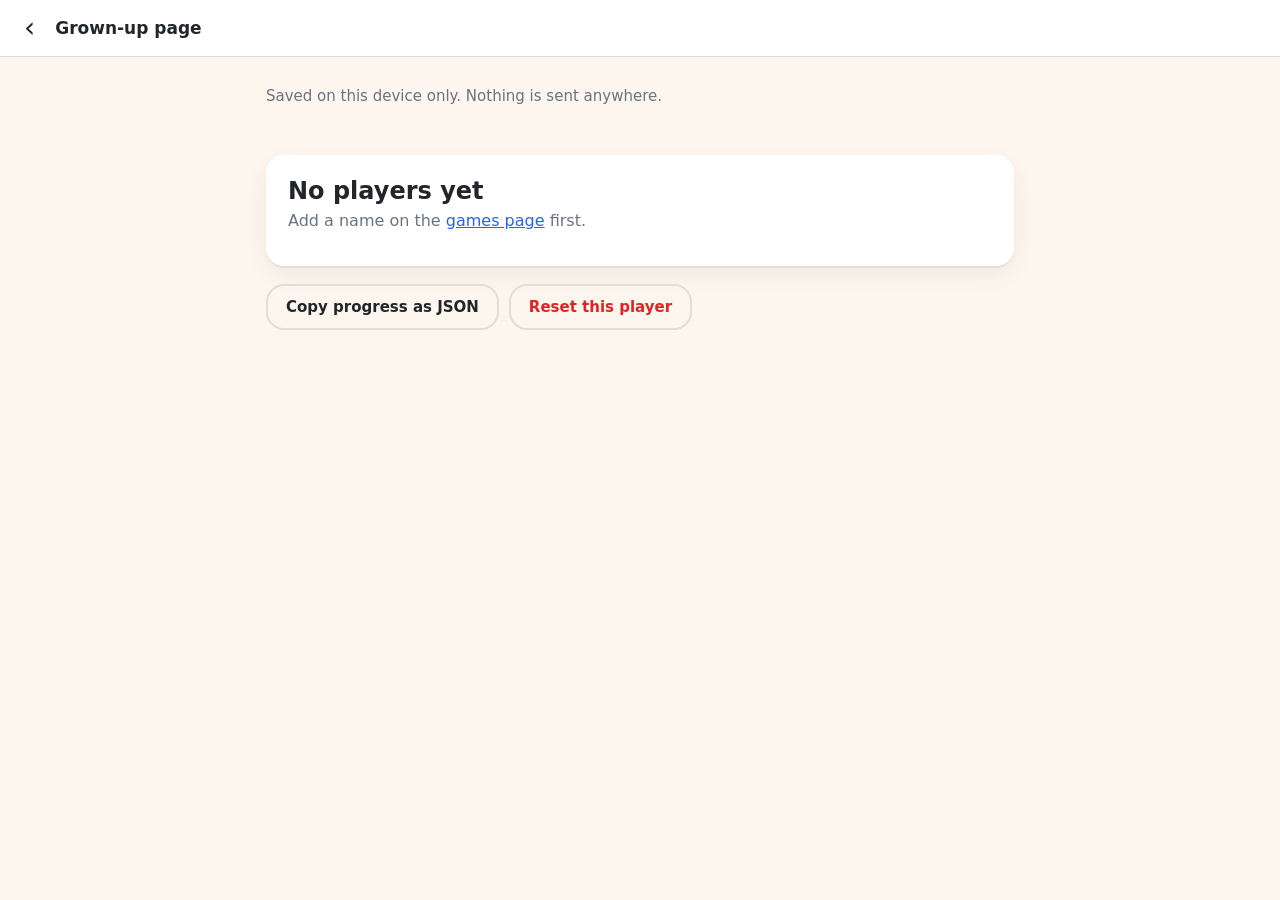
<file: grown-up.html>
<!DOCTYPE html>
<html lang="en">
<head>
<meta charset="utf-8">
<meta name="viewport" content="width=device-width, initial-scale=1, viewport-fit=cover">
<meta name="theme-color" content="#fdf6ee">
<meta name="apple-mobile-web-app-capable" content="yes">
<meta name="apple-mobile-web-app-title" content="Kids Games">
<title>Grown-up page — Kids Games</title>
<link rel="manifest" href="manifest.webmanifest">
<link rel="apple-touch-icon" href="icons/icon-180.png">
<link rel="icon" href="icons/icon-192.png">
<link rel="stylesheet" href="shared/style.css?v=7">
<style>
  .players { display: flex; gap: 10px; flex-wrap: wrap; margin: 6px 0 14px; }
  .player-chip {
    display: flex; align-items: center; gap: 8px;
    padding: 10px 16px; border-radius: 999px; min-height: 50px;
    background: var(--card); border: 2px solid var(--line);
    box-shadow: var(--shadow); font-weight: 800; font-size: 16px;
  }
  .player-chip .em { font-size: 20px; line-height: 1; }
  .player-chip.on { border-color: var(--accent); background: var(--accent-soft); }
  .manage { display: flex; gap: 8px; flex-wrap: wrap; margin: 4px 0 18px; }
  .manage button {
    font-size: 14px; font-weight: 700; padding: 9px 14px; min-height: auto;
    border-radius: 12px; background: var(--card); border: 2px solid var(--line);
    box-shadow: none; color: var(--ink);
  }
</style>
</head>
<body>
<div class="bar">
  <a class="back" href="index.html" aria-label="Back">‹</a>
  <span class="title">Grown-up page</span>
</div>

<div class="wrap">
  <p style="color:var(--ink-soft);font-size:15px;margin:14px 0 8px">
    Saved on this device only. Nothing is sent anywhere.
  </p>

  <div class="players" id="players"></div>
  <div class="manage" id="manage"></div>

  <div id="decks"></div>

  <div id="empty" class="card hidden">
    <h2>No practice yet</h2>
    <p>Play a game and this page fills in.</p>
  </div>

  <div id="nobody" class="card hidden">
    <h2>No players yet</h2>
    <p>Add a name on the <a href="index.html">games page</a> first.</p>
  </div>

  <div style="display:flex;gap:10px;flex-wrap:wrap;margin:18px 0 30px">
    <button class="big-btn ghost" id="exportBtn" style="font-size:15px;min-height:auto;padding:12px 18px">Copy progress as JSON</button>
    <button class="big-btn ghost" id="resetBtn" style="font-size:15px;min-height:auto;padding:12px 18px;color:var(--bad)">Reset this player</button>
  </div>
</div>

<script src="shared/learn.js?v=5"></script>
<script src="shared/words.js?v=5"></script>
<script src="shared/decks.js?v=6"></script>
<script src="shared/pwa.js?v=1"></script>
<script>
(function () {
  var LABELS = {
    spell: 'Speak & Build (spelling)',
    tenframe: 'Ten-Frame Fill (making ten and twenty)',
    facts: 'Fact Frenzy (add and subtract)',
    sight: 'Sight Word Splat (reading)',
    rhyme: 'Rhyme & Swap (word families)',
    arrays: 'Array Builder (times tables)',
    numberline: 'Number Line (subtraction)',
    read: 'Finish the Sentence (reading)'
  };
  // count against the whole curriculum, not just the items already in the store
  var POOLS = {
    spell: function () { return Words.allWords(); },
    tenframe: function () { return Decks.tenframe.all(); },
    facts: function () { return Decks.facts.all(); },
    sight: function () { return Decks.sight.all(); },
    rhyme: function () { return Decks.rhyme.all(); },
    arrays: function () { return Decks.arrays.all(); },
    numberline: function () { return Decks.numberline.all(); },
    read: function () { return Decks.read.all(); }
  };
  var poolFor = function (d) { return POOLS[d] ? POOLS[d]() : null; };

  // raw item ids are ugly ("t10:7", "6+_=10"); show them the way a parent reads them
  function labelFor(deck, item) {
    if (deck === 'tenframe') {
      var q = Decks.tenframe.parse(item);
      return q.shown + ' + ? = ' + q.target;
    }
    if (deck === 'facts') {
      var f = Decks.facts.parse(item);
      return f ? f.text.replace('?', f.answer) : item;
    }
    if (deck === 'rhyme') {
      return Decks.rhyme.parse(item).word;
    }
    if (deck === 'numberline') {
      var nl = Decks.numberline.parse(item);
      return nl ? nl.text.replace('?', nl.answer) : item;
    }
    if (deck === 'read') {
      var rd = Decks.read.parse(item);
      return rd ? rd.text.replace('___', rd.answer) : item;
    }
    if (deck === 'arrays') {
      var a = Decks.arrays.parse(item);
      return a ? a.text.replace('?', a.answer) : item;
    }
    return item;
  }

  function esc(s) {
    return String(s).replace(/[&<>"]/g, function (c) {
      return ({ '&': '&amp;', '<': '&lt;', '>': '&gt;', '"': '&quot;' })[c];
    });
  }

  function renderPlayers() {
    var host = document.getElementById('players');
    var list = Learn.players();
    var current = Learn.activePlayer();
    host.innerHTML = '';

    list.forEach(function (p) {
      var b = document.createElement('button');
      b.className = 'player-chip' + (current && current.id === p.id ? ' on' : '');
      var em = document.createElement('span');
      em.className = 'em';
      em.textContent = p.emoji;
      var nm = document.createElement('span');
      nm.textContent = p.name;
      b.appendChild(em);
      b.appendChild(nm);
      b.addEventListener('click', function () {
        Learn.setActive(p.id);
        render();
      });
      host.appendChild(b);
    });

    var manage = document.getElementById('manage');
    manage.innerHTML = '';
    if (!current) return;

    var rename = document.createElement('button');
    rename.textContent = 'Rename ' + current.name;
    rename.addEventListener('click', function () {
      var name = window.prompt('Name for this player:', current.name);
      if (name && name.trim()) {
        Learn.updatePlayer(current.id, { name: name });
        render();
      }
    });
    manage.appendChild(rename);

    var pic = document.createElement('button');
    pic.textContent = 'Change picture';
    pic.addEventListener('click', function () {
      var pick = window.prompt('Emoji for ' + current.name + ':', current.emoji);
      if (pick && pick.trim()) {
        Learn.updatePlayer(current.id, { emoji: pick.trim().slice(0, 4) });
        render();
      }
    });
    manage.appendChild(pic);

    var del = document.createElement('button');
    del.textContent = 'Delete ' + current.name;
    del.style.color = 'var(--bad)';
    del.addEventListener('click', function () {
      if (window.confirm('Delete ' + current.name + ' and all their progress? This cannot be undone.')) {
        Learn.removePlayer(current.id);
        render();
      }
    });
    manage.appendChild(del);
  }

  function renderDecks() {
    var host = document.getElementById('decks');
    var current = Learn.activePlayer();
    host.innerHTML = '';

    document.getElementById('nobody').classList.toggle('hidden', !!current);
    if (!current) {
      document.getElementById('empty').classList.add('hidden');
      return;
    }

    var decks = Object.keys(POOLS);
    var touched = 0;
    decks.forEach(function (d) {
      var s = Learn.stats(d, poolFor(d));
      if (s.learning + s.mastered > 0) touched += 1;
    });
    document.getElementById('empty').classList.toggle('hidden', touched > 0);

    decks.forEach(function (deck) {
      var s = Learn.stats(deck, poolFor(deck));
      var st = Learn.deckState(deck);
      var pct = s.total ? Math.round((s.mastered / s.total) * 100) : 0;

      var card = document.createElement('div');
      card.className = 'card';
      card.style.marginBottom = '16px';

      var tricky = s.tricky.slice(0, 8).map(function (t) {
        return '<span style="display:inline-block;background:var(--bad-soft);color:var(--bad);' +
          'font-weight:800;border-radius:10px;padding:6px 12px;margin:4px 6px 0 0">' +
          esc(labelFor(deck, t.item)) + ' <b style="opacity:.6">×' + t.wrong + '</b></span>';
      }).join('') || '<span style="color:var(--ink-soft)">nothing stuck yet</span>';

      card.innerHTML =
        '<h2>' + esc(LABELS[deck] || deck) + '</h2>' +
        '<p>Level ' + st.level + ' · ' + st.answered + ' answered · ' +
          (st.answered ? Math.round((st.correct / st.answered) * 100) : 0) + '% right</p>' +
        '<div class="stat-row">' +
          '<div class="stat"><b>' + s.mastered + '</b><span>mastered</span></div>' +
          '<div class="stat"><b>' + s.learning + '</b><span>learning</span></div>' +
          '<div class="stat"><b>' + s.fresh + '</b><span>not started</span></div>' +
          '<div class="stat"><b>' + pct + '%</b><span>of deck</span></div>' +
        '</div>' +
        '<p style="margin:10px 0 0"><b style="color:var(--ink)">Needs practice</b><br>' + tricky + '</p>';

      host.appendChild(card);
    });
  }

  function render() {
    renderPlayers();
    renderDecks();
  }

  document.getElementById('exportBtn').addEventListener('click', function () {
    var current = Learn.activePlayer();
    var text = JSON.stringify({
      player: current ? current.name : null,
      progress: Learn.load()
    }, null, 2);
    if (navigator.clipboard && navigator.clipboard.writeText) {
      navigator.clipboard.writeText(text).then(function () {
        document.getElementById('exportBtn').textContent = 'Copied';
      });
    } else {
      window.prompt('Copy this:', text);
    }
  });

  document.getElementById('resetBtn').addEventListener('click', function () {
    var current = Learn.activePlayer();
    if (!current) return;
    if (window.confirm('Reset all progress for ' + current.name + '? This cannot be undone.')) {
      Learn.reset();
      render();
    }
  });

  render();
})();
</script>
</body>
</html>
</file>
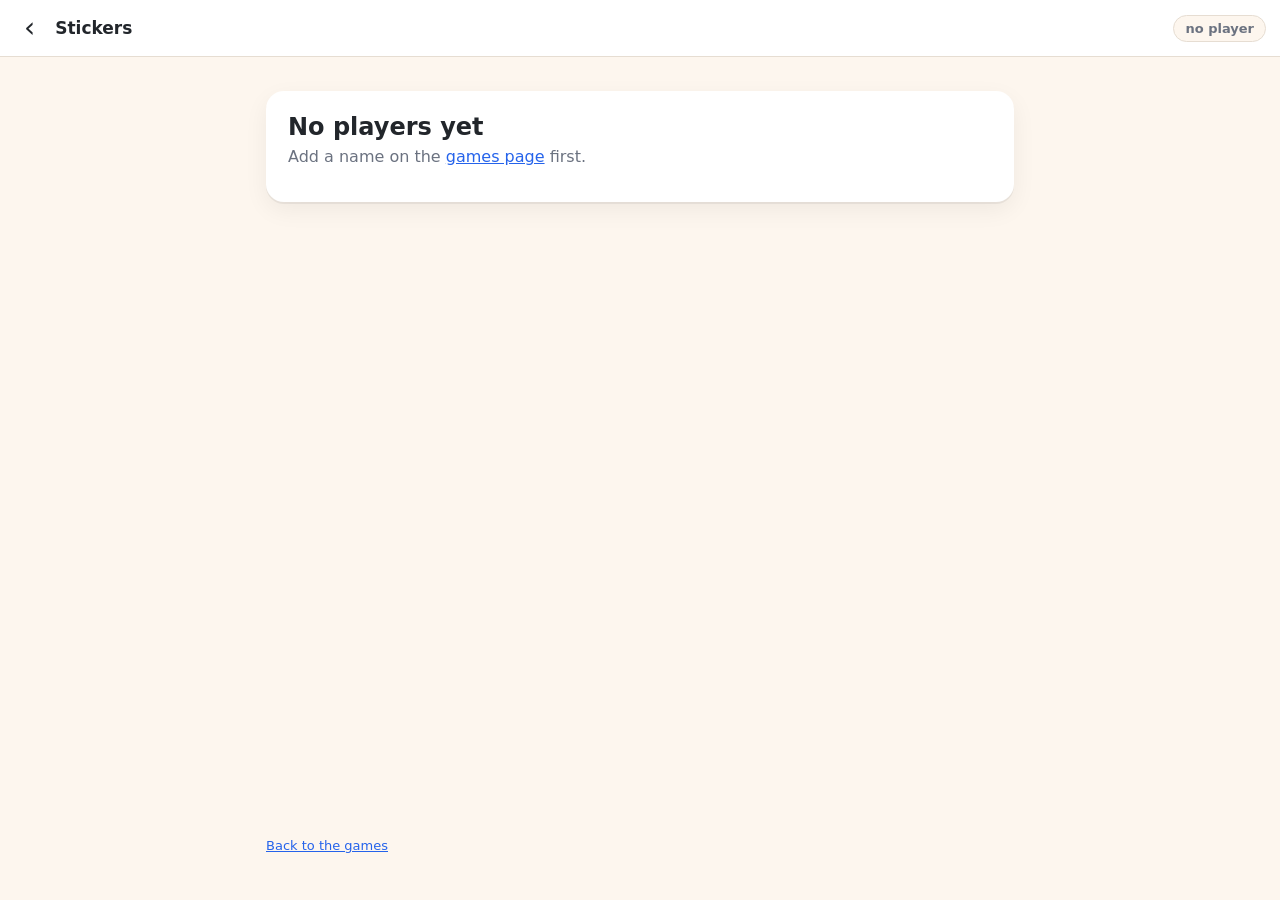
<file: stickers.html>
<!DOCTYPE html>
<html lang="en">
<head>
<meta charset="utf-8">
<meta name="viewport" content="width=device-width, initial-scale=1, viewport-fit=cover">
<meta name="theme-color" content="#fdf6ee">
<link rel="manifest" href="manifest.webmanifest">
<link rel="apple-touch-icon" href="icons/icon-180.png">
<link rel="icon" href="icons/icon-192.png">
<meta name="apple-mobile-web-app-capable" content="yes">
<meta name="apple-mobile-web-app-title" content="Kids Games">
<title>Stickers — Kids Games</title>
<link rel="stylesheet" href="shared/style.css?v=7">
</head>
<body>
<div class="bar">
  <a class="back" href="index.html" aria-label="Back">‹</a>
  <span class="title">Stickers</span>
  <span class="badge" id="count">0 of 11</span>
</div>

<div class="wrap">
  <p id="who" style="color:var(--ink-soft);font-size:15px;margin:14px 0 8px"></p>

  <div class="sticker-grid" id="grid"></div>

  <div id="nobody" class="card hidden">
    <h2>No players yet</h2>
    <p>Add a name on the <a href="index.html">games page</a> first.</p>
  </div>

  <p style="margin-top:auto;font-size:13px;color:var(--ink-soft);padding:18px 0">
    <a href="index.html">Back to the games</a>
  </p>
</div>

<script src="shared/learn.js?v=5"></script>
<script src="shared/stickers.js?v=1"></script>
<script src="shared/pwa.js?v=1"></script>
<script>
(function () {
  'use strict';

  var el = function (id) { return document.getElementById(id); };
  var player = Learn.activePlayer();

  if (!player) {
    el('nobody').classList.remove('hidden');
    el('who').classList.add('hidden');
    el('count').textContent = 'no player';
    return;
  }

  var stickers = Stickers.list();
  var earned = stickers.filter(function (s) { return s.earned; }).length;
  var fresh = stickers.filter(function (s) { return s.fresh; }).length;

  el('count').textContent = earned + ' of ' + stickers.length;
  el('who').textContent = player.emoji + ' ' + player.name +
    (fresh ? ' · ' + fresh + ' new!' : '');

  var host = el('grid');
  stickers.forEach(function (s) {
    var d = document.createElement('div');
    d.className = 'sticker' + (s.earned ? ' earned' : ' locked');

    var em = document.createElement('span');
    em.className = 'art';
    em.textContent = s.earned ? s.emoji : '·';
    var label = document.createElement('span');
    label.className = 'label';
    label.textContent = s.earned ? s.label : s.hint;

    d.appendChild(em);
    d.appendChild(label);

    if (s.fresh) {
      var badge = document.createElement('span');
      badge.className = 'new';
      badge.textContent = 'NEW';
      d.appendChild(badge);
    }
    host.appendChild(d);
  });

  // they have now seen the shelf
  setTimeout(function () { Stickers.markSeen(); }, 600);
})();
</script>
</body>
</html>
</file>
<file: shared/style.css>
/* Shared look and feel. Big targets, high contrast, no motion that can't be
 * turned off. Everything sized for a tablet held by a 6-year-old. */
:root {
  --bg: #fdf6ee;
  --card: #ffffff;
  --ink: #22262b;
  --ink-soft: #6b7280;
  --line: #e6ddd2;
  --accent: #f97316;
  --accent-soft: #ffe4cc;
  --good: #16a34a;
  --good-soft: #dcfce7;
  --bad: #dc2626;
  --bad-soft: #fee2e2;
  --blue: #2563eb;
  --radius: 18px;
  --tap: 64px;
  --shadow: 0 2px 0 rgba(0, 0, 0, 0.06), 0 8px 24px rgba(0, 0, 0, 0.06);
}

* { box-sizing: border-box; }

html, body {
  margin: 0;
  padding: 0;
  background: var(--bg);
  color: var(--ink);
  font-family: ui-rounded, "SF Pro Rounded", "Segoe UI", Roboto, system-ui, -apple-system, sans-serif;
  -webkit-text-size-adjust: 100%;
  -webkit-tap-highlight-color: transparent;
}

body {
  min-height: 100vh;
  display: flex;
  flex-direction: column;
}

a { color: var(--blue); }

.wrap {
  width: 100%;
  max-width: 780px;
  margin: 0 auto;
  padding: 16px;
  flex: 1;
  display: flex;
  flex-direction: column;
}

/* ---- top bar ---- */
.bar {
  display: flex;
  align-items: center;
  gap: 10px;
  padding: 10px 14px;
  background: var(--card);
  border-bottom: 1px solid var(--line);
}
.bar .back {
  text-decoration: none;
  font-size: 28px;
  line-height: 1;
  color: var(--ink);
  padding: 4px 10px;
  border-radius: 12px;
}
.bar .back:active { background: var(--accent-soft); }
.bar .title { font-weight: 800; font-size: 17px; flex: 1; }
.bar .badge {
  font-size: 13px;
  font-weight: 700;
  color: var(--ink-soft);
  background: var(--bg);
  border: 1px solid var(--line);
  padding: 5px 11px;
  border-radius: 999px;
}

/* ---- progress dots ---- */
.dots { display: flex; gap: 6px; justify-content: center; padding: 12px 0 4px; }
.dots i {
  width: 12px; height: 12px; border-radius: 50%;
  background: var(--line);
  display: block;
}
.dots i.on { background: var(--accent); }
.dots i.good { background: var(--good); }
.dots i.bad { background: var(--bad); }

/* ---- buttons ---- */
button, .btn {
  font: inherit;
  border: 0;
  border-radius: var(--radius);
  background: var(--card);
  color: var(--ink);
  box-shadow: var(--shadow);
  cursor: pointer;
  touch-action: manipulation;
}

.big-btn {
  min-height: var(--tap);
  padding: 16px 28px;
  font-size: 20px;
  font-weight: 800;
}
.primary { background: var(--accent); color: #fff; }
.ghost { background: transparent; box-shadow: none; border: 2px solid var(--line); }
button:active { transform: translateY(1px); }
button:disabled { opacity: 0.45; }

/* ---- spoken prompt ---- */
.say-row { display: flex; gap: 12px; justify-content: center; align-items: center; padding: 10px 0 2px; }
.say-btn {
  min-height: 84px;
  min-width: 84px;
  font-size: 40px;
  background: var(--accent);
  color: #fff;
  border-radius: 50%;
  box-shadow: 0 6px 0 #c2410c;
}
.say-btn:active { transform: translateY(3px); box-shadow: 0 3px 0 #c2410c; }
.say-note { font-size: 15px; color: var(--ink-soft); text-align: center; }

main { margin: auto 0; }

/* ---- word slots ---- */
.slots {
  display: flex;
  gap: 10px;
  justify-content: center;
  flex-wrap: wrap;
  min-height: 90px;
  align-items: center;
  margin: 14px 0;
}
.slot {
  width: 62px; height: 76px;
  border-radius: 14px;
  border: 3px dashed var(--line);
  display: flex; align-items: center; justify-content: center;
  font-size: 38px; font-weight: 800;
  background: var(--card);
  text-transform: lowercase;
}
.slot.filled { border-style: solid; border-color: var(--accent); background: var(--accent-soft); }
.slot.good { border-color: var(--good); background: var(--good-soft); color: var(--good); }
.slot.bad { border-color: var(--bad); background: var(--bad-soft); color: var(--bad); }

/* ---- letter tiles ---- */
.tiles {
  display: flex;
  flex-wrap: wrap;
  gap: 10px;
  justify-content: center;
  padding: 8px 0 4px;
}
.tile {
  width: var(--tap); height: var(--tap);
  min-width: var(--tap);
  font-size: 30px;
  font-weight: 800;
  border-radius: 14px;
  background: var(--card);
  border: 2px solid var(--line);
  box-shadow: 0 3px 0 var(--line);
  display: flex; align-items: center; justify-content: center;
  text-transform: lowercase;
}
.tile:active { transform: translateY(2px); box-shadow: 0 1px 0 var(--line); }
.tile.used { opacity: 0.25; pointer-events: none; }

/* ---- feedback ---- */
.feedback {
  min-height: 42px;
  text-align: center;
  font-size: 22px;
  font-weight: 800;
  padding: 6px 0;
}
.feedback.good { color: var(--good); }
.feedback.bad { color: var(--bad); }

.shake { animation: shake 0.32s; }
@keyframes shake {
  0%, 100% { transform: translateX(0); }
  25% { transform: translateX(-7px); }
  75% { transform: translateX(7px); }
}
.pop { animation: pop 0.3s; }
@keyframes pop {
  0% { transform: scale(1); }
  45% { transform: scale(1.12); }
  100% { transform: scale(1); }
}

/* ---- maths: ten frames ---- */
.prompt {
  text-align: center;
  font-size: 20px;
  font-weight: 800;
  color: var(--ink-soft);
  margin: 10px 0 2px;
}
.frames { display: flex; gap: 16px; justify-content: center; flex-wrap: wrap; margin: 10px 0 4px; }
.frame {
  display: grid;
  grid-template-columns: repeat(5, 1fr);
  gap: 6px;
  background: var(--card);
  border: 3px solid #ddd2c4;
  border-radius: 16px;
  padding: 8px;
  box-shadow: var(--shadow);
}
.cell {
  width: 44px;
  height: 44px;
  border-radius: 9px;
  border: 2px solid var(--line);
  background: var(--bg);
}
.cell.on { background: var(--blue); border-color: #1d4ed8; }
.cell.added { background: var(--accent); border-color: #c2410c; }

/* ---- maths: answers ---- */
.choices { display: grid; gap: 10px; margin-top: 6px; }
.choices.two { grid-template-columns: repeat(2, 1fr); }
.choices.numbers { grid-template-columns: repeat(4, 1fr); }
.choice {
  min-height: 70px;
  font-size: 30px;
  font-weight: 900;
  border-radius: 16px;
  background: var(--card);
  border: 2px solid var(--line);
  box-shadow: 0 3px 0 var(--line);
}
.choices.numbers .choice { min-height: 58px; font-size: 26px; border-radius: 14px; }
.choice.good { border-color: var(--good); background: var(--good-soft); color: var(--good); }
.choice.bad { border-color: var(--bad); background: var(--bad-soft); color: var(--bad); }
.choice:disabled { opacity: 0.55; }

.equation {
  text-align: center;
  font-size: clamp(34px, 11vw, 56px);
  font-weight: 900;
  letter-spacing: 1px;
  margin: 14px 0 6px;
}
.counters {
  display: flex;
  gap: 18px;
  justify-content: center;
  flex-wrap: wrap;
  min-height: 56px;
  margin: 4px 0 6px;
}
.dots-row { display: grid; grid-template-columns: repeat(5, auto); gap: 5px; align-content: start; }
.pip { width: 16px; height: 16px; border-radius: 50%; background: var(--blue); display: block; }
.pip.accent { background: var(--accent); }
.pip.gone { background: var(--line); }

@media (max-width: 420px) {
  .cell { width: 34px; height: 34px; border-radius: 7px; }
  .frame { gap: 5px; padding: 6px; }
  .choice { min-height: 62px; }
}

/* ---- sight words ---- */
.word-grid {
  display: grid;
  grid-template-columns: repeat(2, 1fr);
  gap: 12px;
  margin: 8px 0 4px;
}
.word-tile {
  min-height: 72px;
  font-size: 26px;
  font-weight: 800;
  border-radius: 16px;
  background: var(--card);
  border: 2px solid var(--line);
  box-shadow: 0 3px 0 var(--line);
  text-transform: lowercase;
  letter-spacing: 0.02em;
}
.word-tile.long { font-size: 21px; }
.word-tile.good { border-color: var(--good); background: var(--good-soft); color: var(--good); }
.word-tile.bad { border-color: var(--bad); background: var(--bad-soft); color: var(--bad); }
.word-tile:disabled { opacity: 0.55; }

/* ---- rhyme & swap ---- */
.slot.blank {
  border-color: var(--accent);
  border-style: dashed;
  background: var(--accent-soft);
}
.slot.given {
  border-style: solid;
  border-color: var(--line);
  color: var(--ink-soft);
  background: var(--bg);
}
.choices.rhyme { grid-template-columns: repeat(4, 1fr); }
.choice.letter {
  min-height: 74px;
  font-size: 34px;
  text-transform: lowercase;
}

/* ---- arrays ---- */
.array {
  display: flex;
  flex-direction: column;
  gap: 4px;
  align-items: center;
  margin: 6px 0 8px;
}
.arr-row { display: flex; gap: 4px; }
.arr-dot {
  width: 13px;
  height: 13px;
  border-radius: 50%;
  background: var(--accent);
  display: block;
}

@media (max-width: 420px) {
  .word-tile { min-height: 64px; font-size: 23px; }
  .word-tile.long { font-size: 19px; }
  .arr-dot { width: 11px; height: 11px; }
}

/* ---- number line ---- */
.line {
  display: flex;
  justify-content: space-between;
  align-items: flex-start;
  gap: 0;
  margin: 4px 0 6px;
  padding: 6px 2px 0;
  border-bottom: 3px solid var(--line);
}
.tick {
  flex: 1 1 0;
  min-width: 0;
  display: flex;
  flex-direction: column;
  align-items: center;
  gap: 2px;
  padding-bottom: 6px;
  position: relative;
}
.tick i {
  width: 2px;
  height: 12px;
  background: var(--line);
  display: block;
}
.tick.lab i { height: 18px; background: #b9ab99; }
.tick span {
  font-size: 11px;
  font-weight: 800;
  color: var(--ink-soft);
  height: 14px;
}
.tick.start i { background: var(--blue); height: 24px; }
.tick.start span { color: var(--blue); }
/* the travelled span is a band, not a row of hairlines */
.tick.on i {
  background: var(--accent);
  width: 100%;
  border-radius: 2px;
}
.tick.start i { width: 4px; height: 26px; }
.tick.end i { width: 4px; height: 28px; background: var(--accent); }
.tick.end span { color: var(--accent); }
.tick.end::after {
  content: '';
  position: absolute;
  top: -6px;
  width: 0; height: 0;
  border-left: 6px solid transparent;
  border-right: 6px solid transparent;
  border-top: 8px solid var(--accent);
}

/* ---- finish the sentence ---- */
.sentence {
  display: flex;
  flex-wrap: wrap;
  gap: 6px 8px;
  justify-content: center;
  align-items: center;
  margin: 10px 0 14px;
  font-size: 26px;
  font-weight: 800;
  line-height: 1.5;
}
.word-btn {
  background: transparent;
  box-shadow: none;
  border: 0;
  padding: 2px 4px;
  font: inherit;
  color: var(--ink);
  border-bottom: 2px dotted var(--line);
}
.word-btn:active { background: var(--accent-soft); }
.blank-slot {
  display: inline-flex;
  align-items: center;
  justify-content: center;
  min-width: 84px;
  padding: 2px 10px;
  border-radius: 12px;
  border: 3px dashed var(--accent);
  background: var(--accent-soft);
  color: var(--accent);
}
.blank-slot.filled {
  border-style: solid;
  border-color: var(--good);
  background: var(--good-soft);
  color: var(--good);
}
.choices.words { grid-template-columns: repeat(2, 1fr); }
.choice.word {
  font-size: 22px;
  text-transform: lowercase;
  min-height: 62px;
  padding: 0 6px;
}

/* ---- stickers ---- */
.sticker-grid {
  display: grid;
  grid-template-columns: repeat(3, 1fr);
  gap: 12px;
  margin: 8px 0 10px;
}
.sticker {
  position: relative;
  display: flex;
  flex-direction: column;
  align-items: center;
  justify-content: center;
  gap: 6px;
  min-height: 108px;
  padding: 12px 8px;
  border-radius: 18px;
  background: var(--card);
  border: 2px solid var(--line);
  box-shadow: var(--shadow);
  text-align: center;
}
.sticker .art { font-size: 34px; line-height: 1; }
.sticker .label { font-size: 12px; font-weight: 700; color: var(--ink-soft); line-height: 1.25; }
.sticker.earned { border-color: var(--accent); background: var(--accent-soft); }
.sticker.earned .label { color: var(--ink); }
.sticker.locked { opacity: 0.55; }
.sticker.locked .art { color: var(--line); font-size: 30px; }
.sticker .new {
  position: absolute;
  top: -6px;
  right: -4px;
  background: var(--good);
  color: #fff;
  font-size: 10px;
  font-weight: 800;
  padding: 3px 7px;
  border-radius: 999px;
  letter-spacing: 0.04em;
}

@media (max-width: 420px) {
  .sentence { font-size: 22px; }
  .sticker { min-height: 96px; }
  .sticker .art { font-size: 28px; }
}

/* ---- confetti ---- */
.confetti-canvas {
  position: fixed;
  inset: 0;
  width: 100%;
  height: 100%;
  pointer-events: none;
  z-index: 60;
}

/* ---- toast ---- */
.toast {
  position: fixed;
  left: 50%;
  bottom: 26px;
  transform: translateX(-50%) translateY(20px);
  background: var(--ink);
  color: #fff;
  font-weight: 800;
  padding: 12px 20px;
  border-radius: 999px;
  opacity: 0;
  transition: opacity 0.2s, transform 0.2s;
  pointer-events: none;
  z-index: 50;
}
.toast.show { opacity: 1; transform: translateX(-50%) translateY(0); }

/* ---- summary card ---- */
.card {
  background: var(--card);
  border-radius: var(--radius);
  box-shadow: var(--shadow);
  padding: 22px;
}
.card h2 { margin: 0 0 6px; font-size: 24px; }
.card p { margin: 0 0 14px; color: var(--ink-soft); }
.stat-row { display: flex; gap: 14px; flex-wrap: wrap; margin: 16px 0; }
.stat {
  flex: 1 1 120px;
  background: var(--bg);
  border-radius: 14px;
  padding: 14px;
  text-align: center;
}
.stat b { display: block; font-size: 30px; }
.stat span { font-size: 13px; color: var(--ink-soft); font-weight: 700; text-transform: uppercase; letter-spacing: 0.04em; }

.hidden { display: none !important; }

/* ---- hub grid ---- */
.hub-grid {
  display: grid;
  grid-template-columns: repeat(auto-fill, minmax(210px, 1fr));
  gap: 14px;
  padding: 8px 0 24px;
}
.game-card {
  display: block;
  text-decoration: none;
  color: var(--ink);
  background: var(--card);
  border-radius: var(--radius);
  box-shadow: var(--shadow);
  padding: 20px;
  min-height: 130px;
  border: 2px solid transparent;
}
.game-card .emoji { font-size: 34px; display: block; margin-bottom: 8px; }
.game-card .name { font-weight: 800; font-size: 19px; display: block; }
.game-card .sub { font-size: 14px; color: var(--ink-soft); display: block; margin-top: 4px; }
.game-card:active { border-color: var(--accent); }
.game-card.soon { opacity: 0.5; pointer-events: none; }

@media (max-width: 420px) {
  .slot { width: 50px; height: 64px; font-size: 30px; }
  .tile { width: 58px; height: 58px; min-width: 58px; font-size: 26px; }
  .say-btn { min-height: 72px; min-width: 72px; font-size: 34px; }
}

@media (prefers-reduced-motion: reduce) {
  * { animation: none !important; transition: none !important; }
}
</file>
